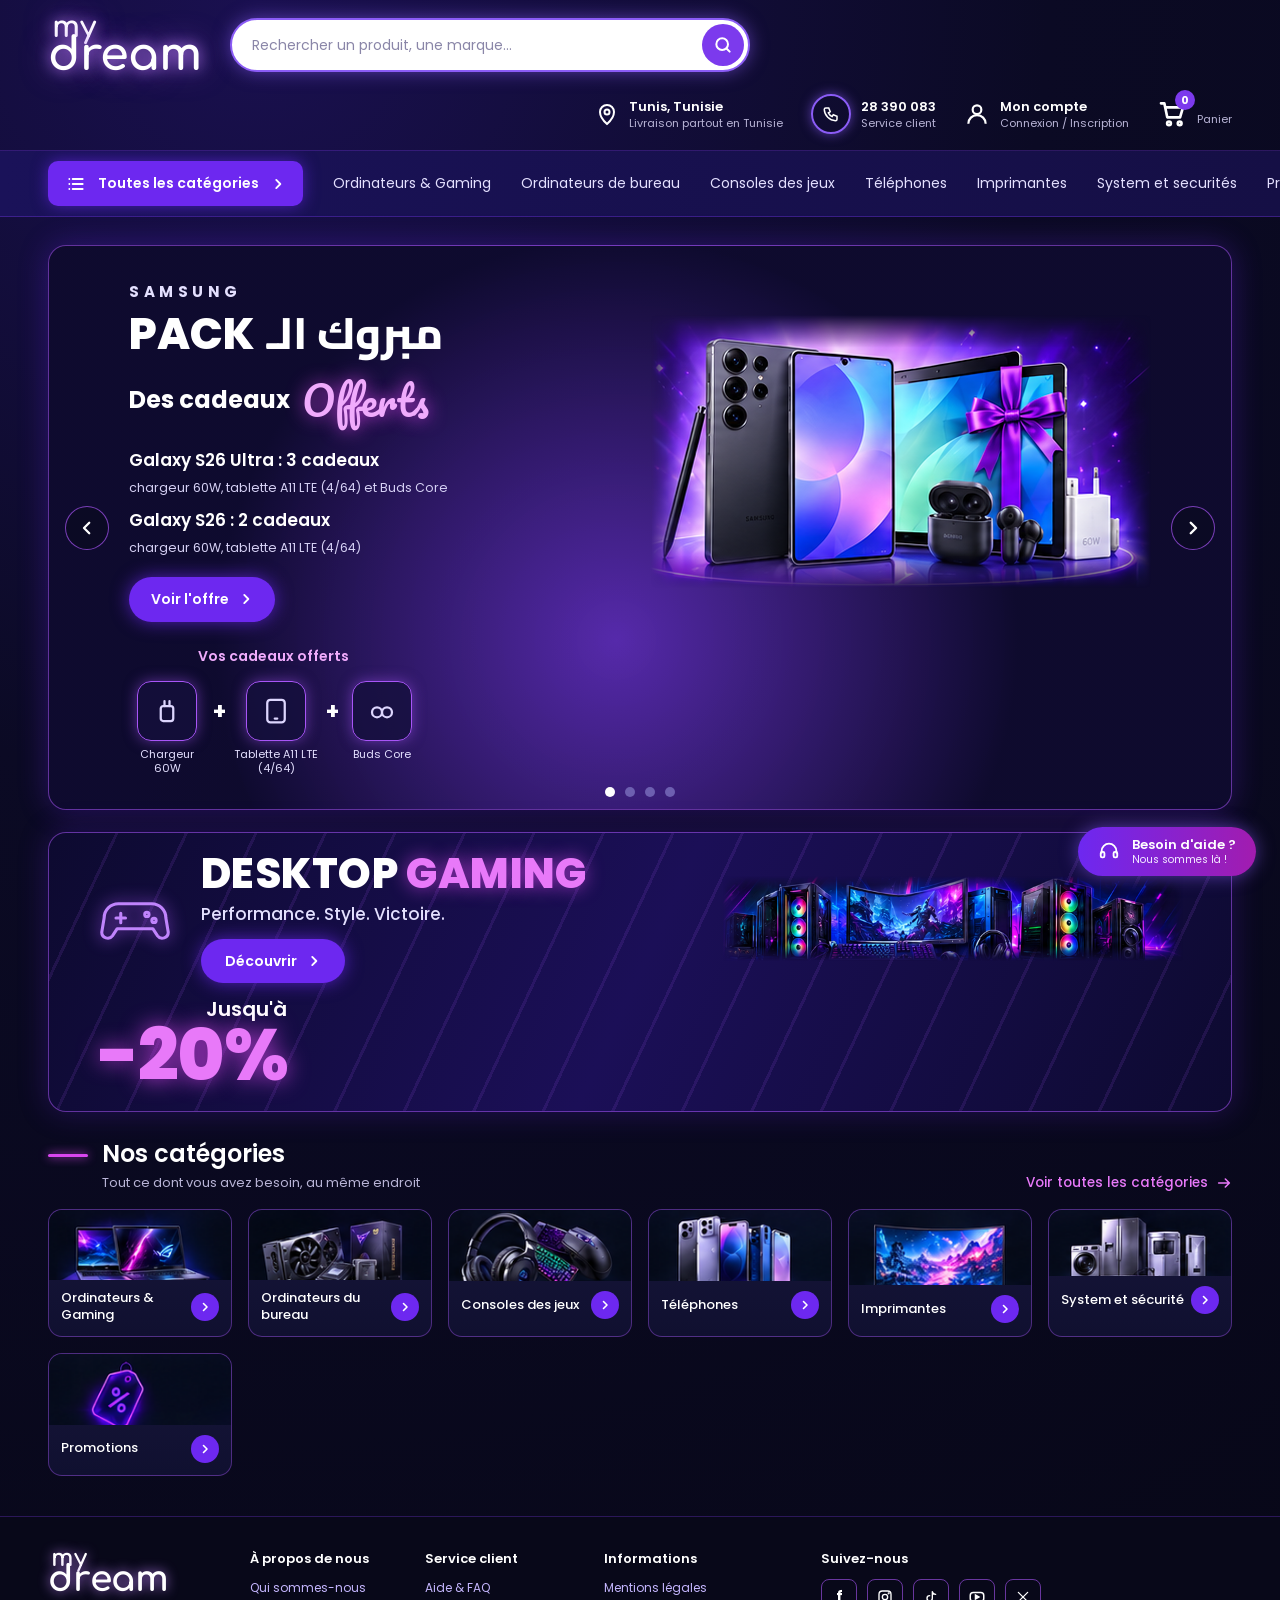
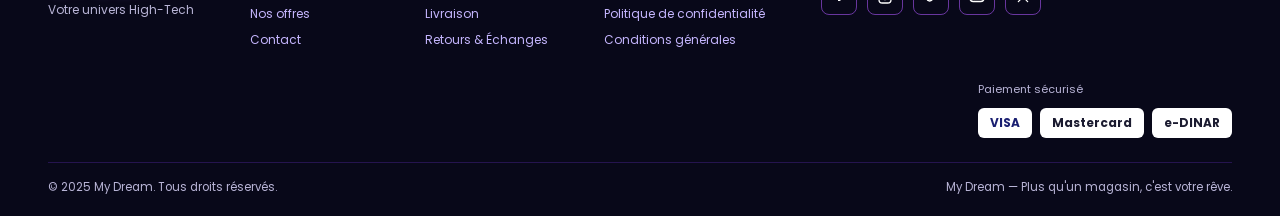
<file: index.html>
<!doctype html>
<html lang="fr">
<head>
  <meta charset="utf-8">
  <meta name="viewport" content="width=device-width, initial-scale=1">
  <title>My Dream — Accueil</title>
  <link rel="preconnect" href="https://fonts.googleapis.com">
  <link rel="preconnect" href="https://fonts.gstatic.com" crossorigin>
  <link href="https://fonts.googleapis.com/css2?family=Poppins:wght@400;500;600;700;800&family=Comfortaa:wght@600;700&family=Cairo:wght@700;800&family=Pacifico&display=swap" rel="stylesheet">
  <link rel="stylesheet" href="style.css">
</head>
<body>

<svg class="sprite" aria-hidden="true">
  <symbol id="i-chevron" viewBox="0 0 24 24"><path d="M9 5l7 7-7 7" fill="none" stroke="currentColor" stroke-width="3.2" stroke-linecap="round" stroke-linejoin="round"/></symbol>
  <symbol id="i-chevron-left" viewBox="0 0 24 24"><path d="M15 5l-7 7 7 7" fill="none" stroke="currentColor" stroke-width="3" stroke-linecap="round" stroke-linejoin="round"/></symbol>
</svg>

<div class="page">

    <header class="site-header">
    <a class="logo" href="index.html" aria-label="My Dream, accueil">
      <span class="my">my</span>
      <span class="dream">dream</span>
    </a>

    <form class="search" role="search">
      <input type="text" aria-label="Rechercher un produit, une marque" placeholder="Rechercher un produit, une marque...">
      <button type="submit" aria-label="Rechercher">
        <svg width="20" height="20" viewBox="0 0 24 24" fill="none" stroke="#fff" stroke-width="2.4" stroke-linecap="round" aria-hidden="true"><circle cx="11" cy="11" r="7"/><path d="M20 20l-3.5-3.5"/></svg>
      </button>
    </form>

    <div class="header-info">
      <div class="info-item">
        <svg width="24" height="24" viewBox="0 0 24 24" fill="none" stroke="#fff" stroke-width="2" aria-hidden="true"><path d="M12 22s7-6.2 7-12a7 7 0 10-14 0c0 5.8 7 12 7 12z"/><circle cx="12" cy="10" r="2.5"/></svg>
        <div class="info-text"><strong>Tunis, Tunisie</strong><small>Livraison partout en Tunisie</small></div>
      </div>

      <div class="info-item">
        <div class="phone-icon">
          <svg width="18" height="18" viewBox="0 0 24 24" fill="none" stroke="#fff" stroke-width="2" aria-hidden="true"><path d="M5 4h4l2 5-2.5 1.5a11 11 0 005 5L15 13l5 2v4a2 2 0 01-2 2A16 16 0 013 6a2 2 0 012-2z"/></svg>
        </div>
        <div class="info-text"><strong>28 390 083</strong><small>Service client</small></div>
      </div>

      <a class="info-item" href="#">
        <svg width="26" height="26" viewBox="0 0 24 24" fill="none" stroke="#fff" stroke-width="2" aria-hidden="true"><circle cx="12" cy="8" r="4"/><path d="M4 21a8 8 0 0116 0"/></svg>
        <span class="info-text"><strong>Mon compte</strong><small>Connexion / Inscription</small></span>
      </a>

      <a class="cart info-item" href="#" aria-label="Panier">
        <svg width="32" height="32" viewBox="0 0 24 24" fill="none" stroke="#fff" stroke-width="2" stroke-linecap="round" stroke-linejoin="round" aria-hidden="true"><path d="M3 4h2.5l2.2 10.5h9.6L19.5 7H6.5"/><circle cx="9" cy="19" r="1.4"/><circle cx="17" cy="19" r="1.4"/></svg>
        <span class="cart-badge">0</span>
        <span class="cart-label">Panier</span>
      </a>
    </div>
  </header>

    <nav class="main-nav" aria-label="Catégories">
    <button class="all-cats" type="button">
      <svg width="20" height="20" viewBox="0 0 24 24" fill="none" stroke="#fff" stroke-width="2.2" stroke-linecap="round" aria-hidden="true"><path d="M8 6h12M8 12h12M8 18h12M4 6h.01M4 12h.01M4 18h.01"/></svg>
      Toutes les catégories
      <svg width="14" height="14" aria-hidden="true"><use href="#i-chevron" style="color:#fff"/></svg>
    </button>
    <a href="laptops.html">Ordinateurs &amp; Gaming</a>
    <a href="desktop.html">Ordinateurs de bureau</a>
    <a href="consoles.html">Consoles des jeux</a>
    <a href="phones.html">Téléphones</a>
    <a href="printers.html">Imprimantes</a>
    <a href="security.html">System et securités</a>
    <a href="#">Promotions</a>
  </nav>

    <main class="main">

        <section class="hero" aria-label="Offre Samsung">
      <button class="hero-arrow prev" type="button" aria-label="Précédent">
        <svg width="18" height="18" aria-hidden="true"><use href="#i-chevron-left" style="color:#fff"/></svg>
      </button>
      <button class="hero-arrow next" type="button" aria-label="Suivant">
        <svg width="18" height="18" aria-hidden="true"><use href="#i-chevron" style="color:#fff"/></svg>
      </button>

      <div class="hero-text">
        <div class="hero-brand">SAMSUNG</div>
        <div class="hero-title">
          <span>PACK</span>
          <span class="ar" lang="ar" dir="rtl">مبروك الـ</span>
        </div>
        <div class="hero-gifts"><strong>Des cadeaux</strong><em>Offerts</em></div>
        <h3>Galaxy S26 Ultra : 3 cadeaux</h3>
        <p>chargeur 60W, tablette A11 LTE (4/64) et Buds Core</p>
        <h3 class="second">Galaxy S26 : 2 cadeaux</h3>
        <p>chargeur 60W, tablette A11 LTE (4/64)</p>
        <a class="btn" href="#">
          Voir l'offre
          <svg width="14" height="14" aria-hidden="true"><use href="#i-chevron" style="color:#fff"/></svg>
        </a>
      </div>

      <div class="hero-art">
        <img src="images/hero-samsung.png" width="500" height="273" alt="Samsung Galaxy S26 Ultra avec tablette, écouteurs et chargeur offerts">
      </div>

      <div class="gifts">
        <p>Vos cadeaux offerts</p>
        <div class="gift-row">
          <div class="gift">
            <div class="gift-icon"><svg width="30" height="30" viewBox="0 0 24 24" fill="none" stroke="#ddd6fe" stroke-width="1.8" stroke-linecap="round" aria-hidden="true"><rect x="7" y="8" width="10" height="12" rx="2"/><path d="M10 8V4M14 8V4"/></svg></div>
            Chargeur 60W
          </div>
          <span class="plus">+</span>
          <div class="gift wide">
            <div class="gift-icon"><svg width="30" height="30" viewBox="0 0 24 24" fill="none" stroke="#ddd6fe" stroke-width="1.8" stroke-linecap="round" aria-hidden="true"><rect x="5" y="3" width="14" height="18" rx="2.5"/><path d="M11 18h2"/></svg></div>
            Tablette A11 LTE (4/64)
          </div>
          <span class="plus">+</span>
          <div class="gift small">
            <div class="gift-icon"><svg width="30" height="30" viewBox="0 0 24 24" fill="none" stroke="#ddd6fe" stroke-width="1.8" stroke-linecap="round" aria-hidden="true"><circle cx="8" cy="13" r="4"/><circle cx="16" cy="13" r="4"/></svg></div>
            Buds Core
          </div>
        </div>
      </div>

      <div class="hero-dots" aria-hidden="true">
        <span class="on"></span><span></span><span></span><span></span>
      </div>
    </section>

        <section class="gaming" aria-label="Desktop gaming">
      <svg class="gaming-pad" width="76" height="76" viewBox="0 0 64 64" fill="none" stroke="#c084fc" stroke-width="2.6" stroke-linecap="round" stroke-linejoin="round" aria-hidden="true"><path d="M18 20h28a12 12 0 0112 12l2 12a5 5 0 01-9 3l-4-6H17l-4 6a5 5 0 01-9-3l2-12a12 12 0 0112-12z"/><path d="M20 28v8M16 32h8"/><circle cx="42" cy="29" r="1.8"/><circle cx="48" cy="34" r="1.8"/></svg>

      <div class="gaming-text">
        <div class="gaming-title">DESKTOP <span>GAMING</span></div>
        <p>Performance. Style. Victoire.</p>
        <a class="btn" href="desktop.html">
          Découvrir
          <svg width="14" height="14" aria-hidden="true"><use href="#i-chevron" style="color:#fff"/></svg>
        </a>
      </div>

      <img class="gaming-art" src="images/gaming-pcs.png" width="690" height="128" alt="Tours de PC gaming avec ventilateurs lumineux, écran incurvé et casque">

      <div class="gaming-discount"><span>Jusqu'à</span><b>-20%</b></div>
    </section>

        <section class="categories" aria-label="Nos catégories">
      <div class="categories-head">
        <div class="section-title">
          <div class="bar"></div>
          <div>
            <h2>Nos catégories</h2>
            <p>Tout ce dont vous avez besoin, au même endroit</p>
          </div>
        </div>
        <a class="see-all" href="#">
          Voir toutes les catégories
          <svg width="16" height="16" viewBox="0 0 24 24" fill="none" stroke="currentColor" stroke-width="2.4" stroke-linecap="round" stroke-linejoin="round" aria-hidden="true"><path d="M4 12h16M14 6l6 6-6 6"/></svg>
        </a>
      </div>

      <div class="cat-grid">
        <a class="cat-card" href="laptops.html">
          <div class="cat-art"><img src="images/cat-ordinateurs.png" alt="Ordinateurs portables gaming"></div>
          <div class="cat-label">Ordinateurs &amp; Gaming <span class="cat-go"><svg width="12" height="12" aria-hidden="true"><use href="#i-chevron" style="color:#fff"/></svg></span></div>
        </a>
        <a class="cat-card" href="desktop.html">
          <div class="cat-art"><img src="images/cat-composants.png" alt="Composants PC : carte graphique et alimentation"></div>
          <div class="cat-label">Ordinateurs du bureau <span class="cat-go"><svg width="12" height="12" aria-hidden="true"><use href="#i-chevron" style="color:#fff"/></svg></span></div>
        </a>
        <a class="cat-card" href="consoles.html">
          <div class="cat-art"><img src="images/cat-peripheriques.png" alt="Casque, clavier et souris gaming"></div>
          <div class="cat-label">Consoles des jeux <span class="cat-go"><svg width="12" height="12" aria-hidden="true"><use href="#i-chevron" style="color:#fff"/></svg></span></div>
        </a>
        <a class="cat-card" href="phones.html">
          <div class="cat-art"><img src="images/cat-telephonie.png" alt="Smartphones"></div>
          <div class="cat-label">Téléphones <span class="cat-go"><svg width="12" height="12" aria-hidden="true"><use href="#i-chevron" style="color:#fff"/></svg></span></div>
        </a>
        <a class="cat-card" href="printers.html">
          <div class="cat-art"><img src="images/cat-tv-image.png" alt="Écran incurvé gaming"></div>
          <div class="cat-label">Imprimantes <span class="cat-go"><svg width="12" height="12" aria-hidden="true"><use href="#i-chevron" style="color:#fff"/></svg></span></div>
        </a>
        <a class="cat-card" href="security.html">
          <div class="cat-art"><img src="images/cat-maison.png" alt="Machine à laver et réfrigérateurs"></div>
          <div class="cat-label">System et sécurité <span class="cat-go"><svg width="12" height="12" aria-hidden="true"><use href="#i-chevron" style="color:#fff"/></svg></span></div>
        </a>
        <a class="cat-card" href="#">
          <div class="cat-art"><img src="images/cat-promotions.png" alt="Étiquette de promotion"></div>
          <div class="cat-label">Promotions <span class="cat-go"><svg width="12" height="12" aria-hidden="true"><use href="#i-chevron" style="color:#fff"/></svg></span></div>
        </a>
      </div>
    </section>
  </main>

    <footer class="site-footer">
    <div class="footer-cols">
      <div class="footer-brand">
        <div class="logo"><span class="my">my</span><span class="dream">dream</span></div>
        <small>Votre univers High-Tech</small>
      </div>

      <div class="footer-col">
        <h3>À propos de nous</h3>
        <a href="#">Qui sommes-nous</a><a href="#">Nos offres</a><a href="#">Contact</a>
      </div>
      <div class="footer-col">
        <h3>Service client</h3>
        <a href="#">Aide &amp; FAQ</a><a href="#">Livraison</a><a href="#">Retours &amp; Échanges</a>
      </div>
      <div class="footer-col">
        <h3>Informations</h3>
        <a href="#">Mentions légales</a><a href="#">Politique de confidentialité</a><a href="#">Conditions générales</a>
      </div>

      <div class="footer-col">
        <h3>Suivez-nous</h3>
        <div class="socials">
          <a class="social-link" href="#" aria-label="Facebook">f</a>
          <a class="social-link" href="#" aria-label="Instagram"><svg width="16" height="16" viewBox="0 0 24 24" fill="none" stroke="#fff" stroke-width="2" aria-hidden="true"><rect x="3" y="3" width="18" height="18" rx="5"/><circle cx="12" cy="12" r="4"/><circle cx="17.5" cy="6.5" r=".6" fill="#fff"/></svg></a>
          <a class="social-link" href="#" aria-label="TikTok"><svg width="16" height="16" viewBox="0 0 24 24" fill="none" stroke="#fff" stroke-width="2" stroke-linecap="round" aria-hidden="true"><path d="M14 4v10a4 4 0 11-4-4M14 4c.5 2.5 2 4 5 4"/></svg></a>
          <a class="social-link" href="#" aria-label="YouTube"><svg width="18" height="18" viewBox="0 0 24 24" fill="none" stroke="#fff" stroke-width="2" aria-hidden="true"><rect x="3" y="6" width="18" height="12" rx="4"/><path d="M10 9.5v5l4.5-2.5z" fill="#fff"/></svg></a>
          <a class="social-link" href="#" aria-label="X"><svg width="14" height="14" viewBox="0 0 24 24" fill="none" stroke="#fff" stroke-width="2.2" stroke-linecap="round" aria-hidden="true"><path d="M4 4l16 16M20 4L4 20"/></svg></a>
        </div>
      </div>

      <div class="payments">
        <small>Paiement sécurisé</small>
        <div><span class="pay visa">VISA</span><span class="pay">Mastercard</span><span class="pay">e-DINAR</span></div>
      </div>
    </div>

    <div class="copyright">
      <span>© 2025 My Dream. Tous droits réservés.</span>
      <span>My Dream — Plus qu'un magasin, c'est votre rêve.</span>
    </div>
  </footer>

    <div class="help-pill help-pill--float">
    <svg width="22" height="22" viewBox="0 0 24 24" fill="none" stroke="#fff" stroke-width="2" stroke-linecap="round" aria-hidden="true"><path d="M4 14v-2a8 8 0 0116 0v2"/><rect x="3" y="13" width="4" height="6" rx="1.5"/><rect x="17" y="13" width="4" height="6" rx="1.5"/></svg>
    <span><b>Besoin d'aide ?</b><small>Nous sommes là !</small></span>
  </div>

</div>
</body>
</html>
</file>
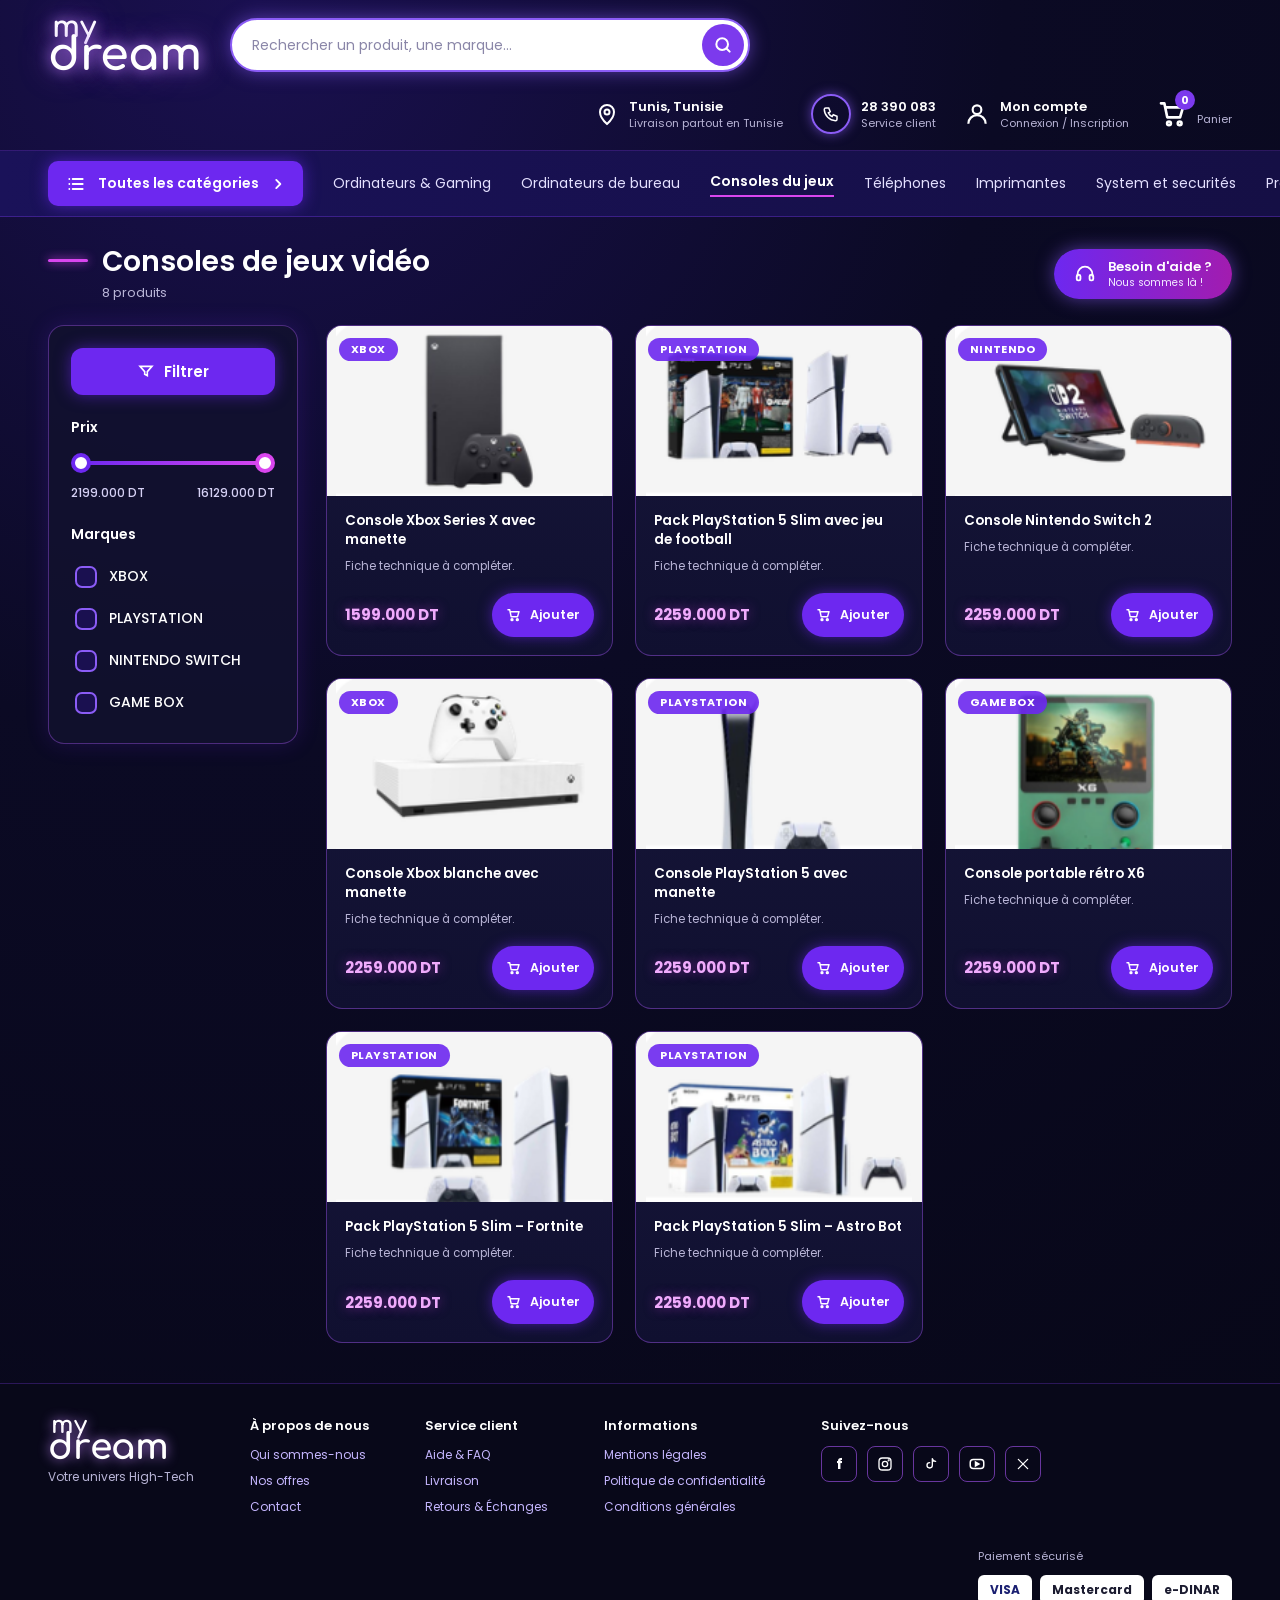
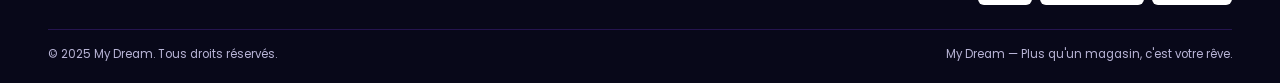
<file: consoles.html>
<!doctype html>
<html lang="fr">
<head>
  <meta charset="utf-8">
  <meta name="viewport" content="width=device-width, initial-scale=1">
  <title>My Dream — Consoles de jeux vidéo</title>
  <link rel="preconnect" href="https://fonts.googleapis.com">
  <link rel="preconnect" href="https://fonts.gstatic.com" crossorigin>
  <link href="https://fonts.googleapis.com/css2?family=Poppins:wght@400;500;600;700;800&family=Comfortaa:wght@600;700&family=Cairo:wght@700;800&family=Pacifico&display=swap" rel="stylesheet">
  <link rel="stylesheet" href="style.css">
</head>
<body>

<svg class="sprite" aria-hidden="true">
  <symbol id="i-chevron" viewBox="0 0 24 24"><path d="M9 5l7 7-7 7" fill="none" stroke="currentColor" stroke-width="3.2" stroke-linecap="round" stroke-linejoin="round"/></symbol>
  <symbol id="i-check" viewBox="0 0 24 24"><path d="M5 12l5 5 9-10" fill="none" stroke="currentColor" stroke-width="3.5" stroke-linecap="round" stroke-linejoin="round"/></symbol>
  <symbol id="i-cart" viewBox="0 0 24 24"><g fill="none" stroke="currentColor" stroke-width="2.2" stroke-linecap="round" stroke-linejoin="round"><path d="M3 4h2.5l2.2 10.5h9.6L19.5 7H6.5"/><circle cx="9" cy="19" r="1.4"/><circle cx="17" cy="19" r="1.4"/></g></symbol>
</svg>

<div class="page">

    <header class="site-header">
    <a class="logo" href="index.html" aria-label="My Dream, accueil">
      <span class="my">my</span>
      <span class="dream">dream</span>
    </a>

    <form class="search" role="search">
      <input type="text" aria-label="Rechercher un produit, une marque" placeholder="Rechercher un produit, une marque...">
      <button type="submit" aria-label="Rechercher">
        <svg width="20" height="20" viewBox="0 0 24 24" fill="none" stroke="#fff" stroke-width="2.4" stroke-linecap="round" aria-hidden="true"><circle cx="11" cy="11" r="7"/><path d="M20 20l-3.5-3.5"/></svg>
      </button>
    </form>

    <div class="header-info">
      <div class="info-item">
        <svg width="24" height="24" viewBox="0 0 24 24" fill="none" stroke="#fff" stroke-width="2" aria-hidden="true"><path d="M12 22s7-6.2 7-12a7 7 0 10-14 0c0 5.8 7 12 7 12z"/><circle cx="12" cy="10" r="2.5"/></svg>
        <div class="info-text"><strong>Tunis, Tunisie</strong><small>Livraison partout en Tunisie</small></div>
      </div>

      <div class="info-item">
        <div class="phone-icon">
          <svg width="18" height="18" viewBox="0 0 24 24" fill="none" stroke="#fff" stroke-width="2" aria-hidden="true"><path d="M5 4h4l2 5-2.5 1.5a11 11 0 005 5L15 13l5 2v4a2 2 0 01-2 2A16 16 0 013 6a2 2 0 012-2z"/></svg>
        </div>
        <div class="info-text"><strong>28 390 083</strong><small>Service client</small></div>
      </div>

      <a class="info-item" href="#">
        <svg width="26" height="26" viewBox="0 0 24 24" fill="none" stroke="#fff" stroke-width="2" aria-hidden="true"><circle cx="12" cy="8" r="4"/><path d="M4 21a8 8 0 0116 0"/></svg>
        <span class="info-text"><strong>Mon compte</strong><small>Connexion / Inscription</small></span>
      </a>

      <a class="cart info-item" href="#" aria-label="Panier">
        <svg width="32" height="32" viewBox="0 0 24 24" fill="none" stroke="#fff" stroke-width="2" stroke-linecap="round" stroke-linejoin="round" aria-hidden="true"><path d="M3 4h2.5l2.2 10.5h9.6L19.5 7H6.5"/><circle cx="9" cy="19" r="1.4"/><circle cx="17" cy="19" r="1.4"/></svg>
        <span class="cart-badge">0</span>
        <span class="cart-label">Panier</span>
      </a>
    </div>
  </header>

    <nav class="main-nav" aria-label="Catégories">
    <button class="all-cats" type="button">
      <svg width="20" height="20" viewBox="0 0 24 24" fill="none" stroke="#fff" stroke-width="2.2" stroke-linecap="round" aria-hidden="true"><path d="M8 6h12M8 12h12M8 18h12M4 6h.01M4 12h.01M4 18h.01"/></svg>
      Toutes les catégories
      <svg width="14" height="14" aria-hidden="true"><use href="#i-chevron" style="color:#fff"/></svg>
    </button>
    <a href="laptops.html">Ordinateurs &amp; Gaming</a>
    <a href="desktop.html">Ordinateurs de bureau</a>
    <a class="active" href="consoles.html" aria-current="page">Consoles du jeux</a>
    <a href="phones.html">Téléphones</a>
    <a href="printers.html">Imprimantes</a>
    <a href="security.html">System et securités</a>
    <a href="#">Promotions</a>
  </nav>

    <main class="main">

    <div class="page-head">
      <div class="section-title">
        <div class="bar"></div>
        <div>
          <h1>Consoles de jeux vidéo</h1>
          <p>8 produits</p>
        </div>
      </div>
      <div class="help-pill">
        <svg width="22" height="22" viewBox="0 0 24 24" fill="none" stroke="#fff" stroke-width="2" stroke-linecap="round" aria-hidden="true"><path d="M4 14v-2a8 8 0 0116 0v2"/><rect x="3" y="13" width="4" height="6" rx="1.5"/><rect x="17" y="13" width="4" height="6" rx="1.5"/></svg>
        <span><b>Besoin d'aide ?</b><small>Nous sommes là !</small></span>
      </div>
    </div>
    <form class="layout">

      <aside class="filters" aria-label="Filtres">
        <button class="filter-btn" type="reset" title="Réinitialiser les filtres">
          <svg width="16" height="16" viewBox="0 0 24 24" fill="none" stroke="#fff" stroke-width="2.4" stroke-linecap="round" aria-hidden="true"><path d="M3 5h18l-7 8v6l-4-2v-4z"/></svg>
          Filtrer
        </button>

        <div>
          <h2>Prix</h2>
          <div class="slider" aria-hidden="true">
            <div class="track"></div>
            <div class="thumb left"></div>
            <div class="thumb right"></div>
          </div>
          <div class="price-range"><span>2199.000 DT</span><span>16129.000 DT</span></div>
        </div>

        <div>
          <h2>Marques</h2>
          <div class="brand-list">
          <label class="brand-option">
            <input type="checkbox" id="brand-xbox" name="brand" value="XBOX">
            <span class="box"><svg width="14" height="14" aria-hidden="true"><use href="#i-check" style="color:#fff"/></svg></span>
            XBOX
          </label>
          <label class="brand-option">
            <input type="checkbox" id="brand-playstation" name="brand" value="PLAYSTATION">
            <span class="box"><svg width="14" height="14" aria-hidden="true"><use href="#i-check" style="color:#fff"/></svg></span>
            PLAYSTATION
          </label>
          <label class="brand-option">
            <input type="checkbox" id="brand-switch" name="brand" value="SWITCH">
            <span class="box"><svg width="14" height="14" aria-hidden="true"><use href="#i-check" style="color:#fff"/></svg></span>
            NINTENDO SWITCH
          </label>
          <label class="brand-option">
            <input type="checkbox" id="brand-gamebox" name="brand" value="GAMEBOX">
            <span class="box"><svg width="14" height="14" aria-hidden="true"><use href="#i-check" style="color:#fff"/></svg></span>
            GAME BOX
          </label>
          </div>
        </div>
      </aside>

      <section class="products" aria-label="Produits">
        <article class="product" data-brand="XBOX">
          <div class="product-art">
            <span class="badge">XBOX</span>
            <img src="images/consoles-1.png" alt="Console Xbox Series X avec manette">
          </div>
          <div class="product-body">
            <a class="product-title" href="#">Console Xbox Series X avec manette</a>
            <p class="product-desc">Fiche technique à compléter.</p>
            <div class="product-foot">
              <span class="price-tag">1599.000 DT</span>
              <button class="add-btn" type="button">
                <svg width="16" height="16" aria-hidden="true"><use href="#i-cart" style="color:#fff"/></svg>
                Ajouter
              </button>
            </div>
          </div>
        </article>
        <article class="product" data-brand="PLAYSTATION">
          <div class="product-art">
            <span class="badge">PLAYSTATION</span>
            <img src="images/consoles-2.png" alt="Pack PlayStation 5 Slim avec jeu de football">
          </div>
          <div class="product-body">
            <a class="product-title" href="#">Pack PlayStation 5 Slim avec jeu de football</a>
            <p class="product-desc">Fiche technique à compléter.</p>
            <div class="product-foot">
              <span class="price-tag">2259.000 DT</span>
              <button class="add-btn" type="button">
                <svg width="16" height="16" aria-hidden="true"><use href="#i-cart" style="color:#fff"/></svg>
                Ajouter
              </button>
            </div>
          </div>
        </article>
        <article class="product" data-brand="SWITCH">
          <div class="product-art">
            <span class="badge">NINTENDO</span>
            <img src="images/consoles-3.png" alt="Console Nintendo Switch 2">
          </div>
          <div class="product-body">
            <a class="product-title" href="#">Console Nintendo Switch 2</a>
            <p class="product-desc">Fiche technique à compléter.</p>
            <div class="product-foot">
              <span class="price-tag">2259.000 DT</span>
              <button class="add-btn" type="button">
                <svg width="16" height="16" aria-hidden="true"><use href="#i-cart" style="color:#fff"/></svg>
                Ajouter
              </button>
            </div>
          </div>
        </article>
        <article class="product" data-brand="XBOX">
          <div class="product-art">
            <span class="badge">XBOX</span>
            <img src="images/consoles-4.png" alt="Console Xbox blanche avec manette">
          </div>
          <div class="product-body">
            <a class="product-title" href="#">Console Xbox blanche avec manette</a>
            <p class="product-desc">Fiche technique à compléter.</p>
            <div class="product-foot">
              <span class="price-tag">2259.000 DT</span>
              <button class="add-btn" type="button">
                <svg width="16" height="16" aria-hidden="true"><use href="#i-cart" style="color:#fff"/></svg>
                Ajouter
              </button>
            </div>
          </div>
        </article>
        <article class="product" data-brand="PLAYSTATION">
          <div class="product-art">
            <span class="badge">PLAYSTATION</span>
            <img src="images/consoles-5.png" alt="Console PlayStation 5 avec manette">
          </div>
          <div class="product-body">
            <a class="product-title" href="#">Console PlayStation 5 avec manette</a>
            <p class="product-desc">Fiche technique à compléter.</p>
            <div class="product-foot">
              <span class="price-tag">2259.000 DT</span>
              <button class="add-btn" type="button">
                <svg width="16" height="16" aria-hidden="true"><use href="#i-cart" style="color:#fff"/></svg>
                Ajouter
              </button>
            </div>
          </div>
        </article>
        <article class="product" data-brand="GAMEBOX">
          <div class="product-art">
            <span class="badge">GAME BOX</span>
            <img src="images/consoles-6.png" alt="Console portable rétro X6">
          </div>
          <div class="product-body">
            <a class="product-title" href="#">Console portable rétro X6</a>
            <p class="product-desc">Fiche technique à compléter.</p>
            <div class="product-foot">
              <span class="price-tag">2259.000 DT</span>
              <button class="add-btn" type="button">
                <svg width="16" height="16" aria-hidden="true"><use href="#i-cart" style="color:#fff"/></svg>
                Ajouter
              </button>
            </div>
          </div>
        </article>
        <article class="product" data-brand="PLAYSTATION">
          <div class="product-art">
            <span class="badge">PLAYSTATION</span>
            <img src="images/consoles-7.png" alt="Pack PlayStation 5 Slim – Fortnite">
          </div>
          <div class="product-body">
            <a class="product-title" href="#">Pack PlayStation 5 Slim – Fortnite</a>
            <p class="product-desc">Fiche technique à compléter.</p>
            <div class="product-foot">
              <span class="price-tag">2259.000 DT</span>
              <button class="add-btn" type="button">
                <svg width="16" height="16" aria-hidden="true"><use href="#i-cart" style="color:#fff"/></svg>
                Ajouter
              </button>
            </div>
          </div>
        </article>
        <article class="product" data-brand="PLAYSTATION">
          <div class="product-art">
            <span class="badge">PLAYSTATION</span>
            <img src="images/consoles-8.png" alt="Pack PlayStation 5 Slim – Astro Bot">
          </div>
          <div class="product-body">
            <a class="product-title" href="#">Pack PlayStation 5 Slim – Astro Bot</a>
            <p class="product-desc">Fiche technique à compléter.</p>
            <div class="product-foot">
              <span class="price-tag">2259.000 DT</span>
              <button class="add-btn" type="button">
                <svg width="16" height="16" aria-hidden="true"><use href="#i-cart" style="color:#fff"/></svg>
                Ajouter
              </button>
            </div>
          </div>
        </article>
      </section>

    </form>
  </main>

    <footer class="site-footer">
    <div class="footer-cols">
      <div class="footer-brand">
        <div class="logo"><span class="my">my</span><span class="dream">dream</span></div>
        <small>Votre univers High-Tech</small>
      </div>

      <div class="footer-col">
        <h3>À propos de nous</h3>
        <a href="#">Qui sommes-nous</a><a href="#">Nos offres</a><a href="#">Contact</a>
      </div>
      <div class="footer-col">
        <h3>Service client</h3>
        <a href="#">Aide &amp; FAQ</a><a href="#">Livraison</a><a href="#">Retours &amp; Échanges</a>
      </div>
      <div class="footer-col">
        <h3>Informations</h3>
        <a href="#">Mentions légales</a><a href="#">Politique de confidentialité</a><a href="#">Conditions générales</a>
      </div>

      <div class="footer-col">
        <h3>Suivez-nous</h3>
        <div class="socials">
          <a class="social-link" href="#" aria-label="Facebook">f</a>
          <a class="social-link" href="#" aria-label="Instagram"><svg width="16" height="16" viewBox="0 0 24 24" fill="none" stroke="#fff" stroke-width="2" aria-hidden="true"><rect x="3" y="3" width="18" height="18" rx="5"/><circle cx="12" cy="12" r="4"/><circle cx="17.5" cy="6.5" r=".6" fill="#fff"/></svg></a>
          <a class="social-link" href="#" aria-label="TikTok"><svg width="16" height="16" viewBox="0 0 24 24" fill="none" stroke="#fff" stroke-width="2" stroke-linecap="round" aria-hidden="true"><path d="M14 4v10a4 4 0 11-4-4M14 4c.5 2.5 2 4 5 4"/></svg></a>
          <a class="social-link" href="#" aria-label="YouTube"><svg width="18" height="18" viewBox="0 0 24 24" fill="none" stroke="#fff" stroke-width="2" aria-hidden="true"><rect x="3" y="6" width="18" height="12" rx="4"/><path d="M10 9.5v5l4.5-2.5z" fill="#fff"/></svg></a>
          <a class="social-link" href="#" aria-label="X"><svg width="14" height="14" viewBox="0 0 24 24" fill="none" stroke="#fff" stroke-width="2.2" stroke-linecap="round" aria-hidden="true"><path d="M4 4l16 16M20 4L4 20"/></svg></a>
        </div>
      </div>

      <div class="payments">
        <small>Paiement sécurisé</small>
        <div><span class="pay visa">VISA</span><span class="pay">Mastercard</span><span class="pay">e-DINAR</span></div>
      </div>
    </div>

    <div class="copyright">
      <span>© 2025 My Dream. Tous droits réservés.</span>
      <span>My Dream — Plus qu'un magasin, c'est votre rêve.</span>
    </div>
  </footer>

</div>
</body>
</html>
</file>
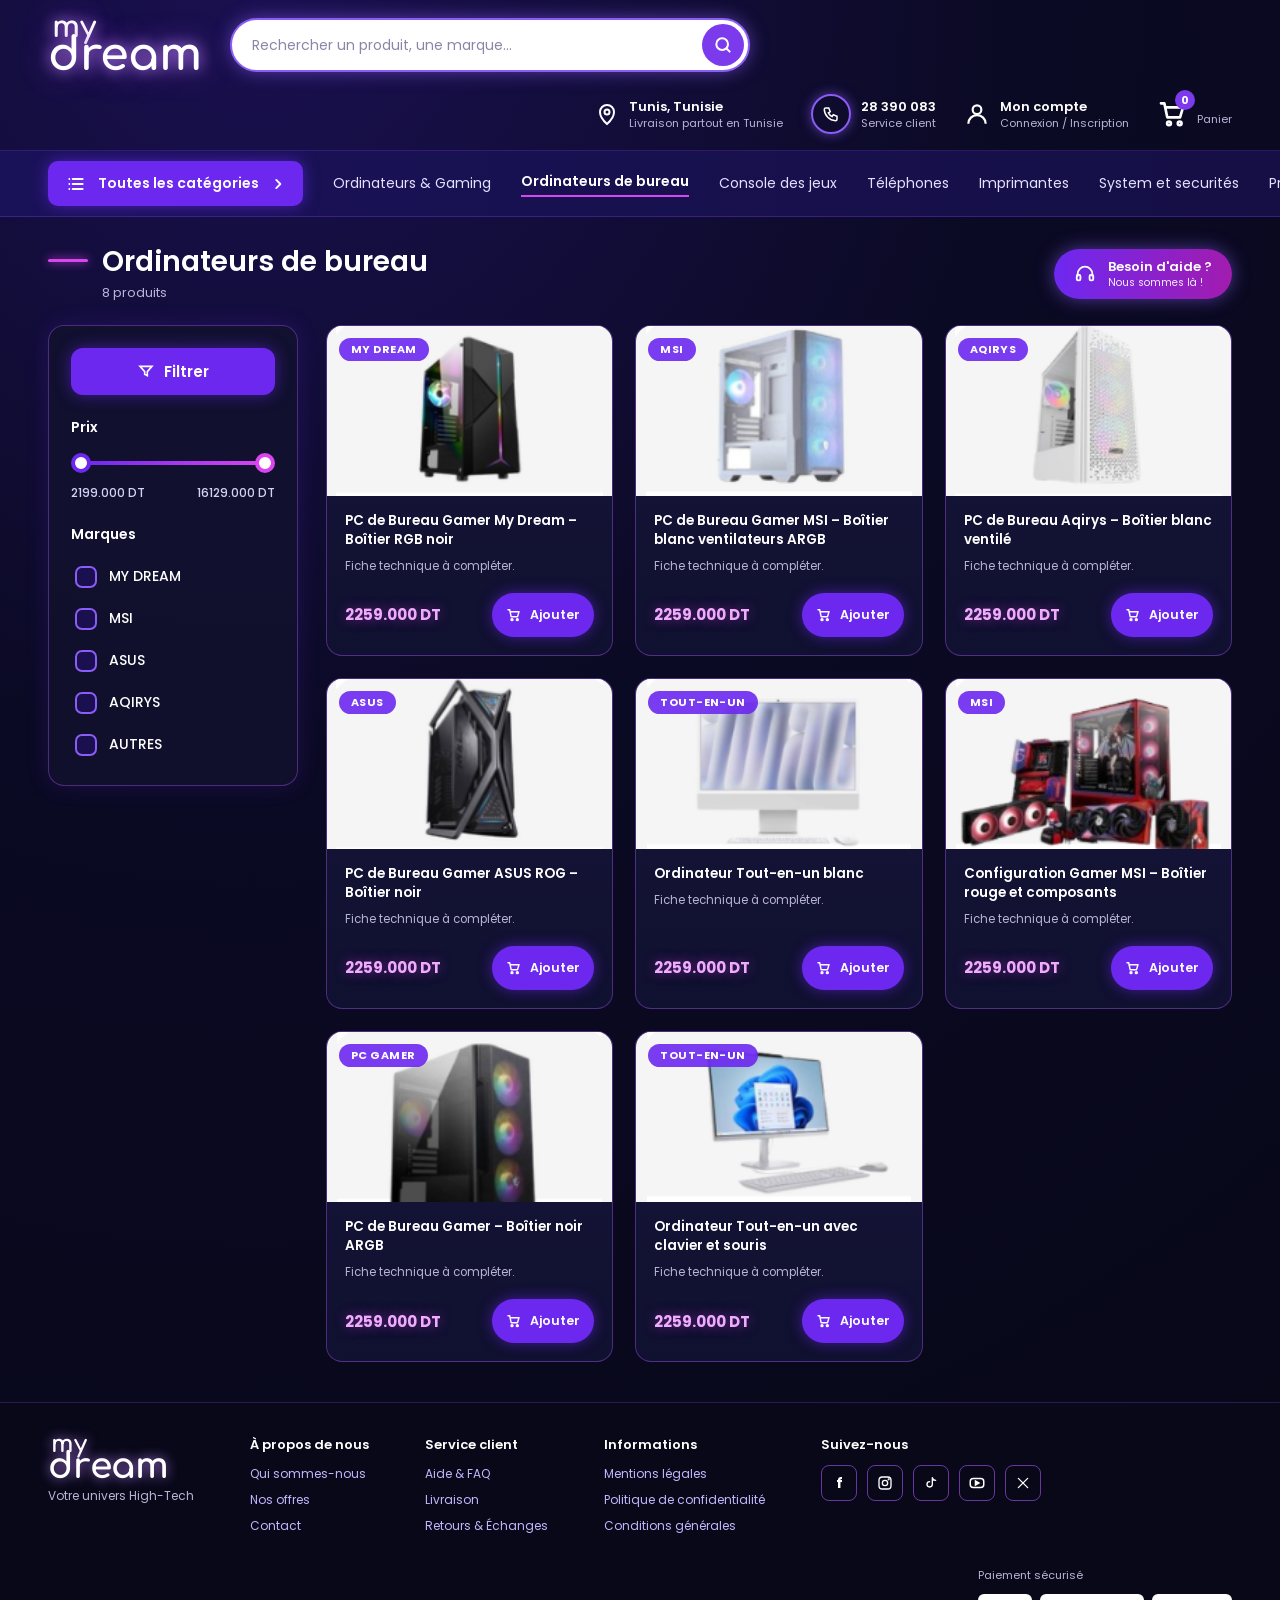
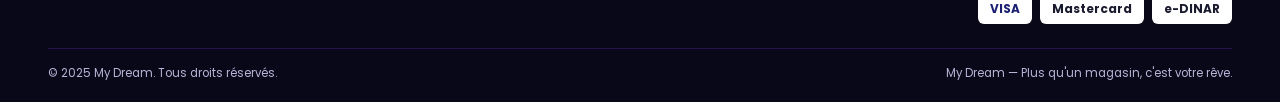
<file: desktop.html>
<!doctype html>
<html lang="fr">
<head>
  <meta charset="utf-8">
  <meta name="viewport" content="width=device-width, initial-scale=1">
  <title>My Dream — Ordinateurs de bureau</title>
  <link rel="preconnect" href="https://fonts.googleapis.com">
  <link rel="preconnect" href="https://fonts.gstatic.com" crossorigin>
  <link href="https://fonts.googleapis.com/css2?family=Poppins:wght@400;500;600;700;800&family=Comfortaa:wght@600;700&family=Cairo:wght@700;800&family=Pacifico&display=swap" rel="stylesheet">
  <link rel="stylesheet" href="style.css">
</head>
<body>

<svg class="sprite" aria-hidden="true">
  <symbol id="i-chevron" viewBox="0 0 24 24"><path d="M9 5l7 7-7 7" fill="none" stroke="currentColor" stroke-width="3.2" stroke-linecap="round" stroke-linejoin="round"/></symbol>
  <symbol id="i-check" viewBox="0 0 24 24"><path d="M5 12l5 5 9-10" fill="none" stroke="currentColor" stroke-width="3.5" stroke-linecap="round" stroke-linejoin="round"/></symbol>
  <symbol id="i-cart" viewBox="0 0 24 24"><g fill="none" stroke="currentColor" stroke-width="2.2" stroke-linecap="round" stroke-linejoin="round"><path d="M3 4h2.5l2.2 10.5h9.6L19.5 7H6.5"/><circle cx="9" cy="19" r="1.4"/><circle cx="17" cy="19" r="1.4"/></g></symbol>
</svg>

<div class="page">

    <header class="site-header">
    <a class="logo" href="index.html" aria-label="My Dream, accueil">
      <span class="my">my</span>
      <span class="dream">dream</span>
    </a>

    <form class="search" role="search">
      <input type="text" aria-label="Rechercher un produit, une marque" placeholder="Rechercher un produit, une marque...">
      <button type="submit" aria-label="Rechercher">
        <svg width="20" height="20" viewBox="0 0 24 24" fill="none" stroke="#fff" stroke-width="2.4" stroke-linecap="round" aria-hidden="true"><circle cx="11" cy="11" r="7"/><path d="M20 20l-3.5-3.5"/></svg>
      </button>
    </form>

    <div class="header-info">
      <div class="info-item">
        <svg width="24" height="24" viewBox="0 0 24 24" fill="none" stroke="#fff" stroke-width="2" aria-hidden="true"><path d="M12 22s7-6.2 7-12a7 7 0 10-14 0c0 5.8 7 12 7 12z"/><circle cx="12" cy="10" r="2.5"/></svg>
        <div class="info-text"><strong>Tunis, Tunisie</strong><small>Livraison partout en Tunisie</small></div>
      </div>

      <div class="info-item">
        <div class="phone-icon">
          <svg width="18" height="18" viewBox="0 0 24 24" fill="none" stroke="#fff" stroke-width="2" aria-hidden="true"><path d="M5 4h4l2 5-2.5 1.5a11 11 0 005 5L15 13l5 2v4a2 2 0 01-2 2A16 16 0 013 6a2 2 0 012-2z"/></svg>
        </div>
        <div class="info-text"><strong>28 390 083</strong><small>Service client</small></div>
      </div>

      <a class="info-item" href="#">
        <svg width="26" height="26" viewBox="0 0 24 24" fill="none" stroke="#fff" stroke-width="2" aria-hidden="true"><circle cx="12" cy="8" r="4"/><path d="M4 21a8 8 0 0116 0"/></svg>
        <span class="info-text"><strong>Mon compte</strong><small>Connexion / Inscription</small></span>
      </a>

      <a class="cart info-item" href="#" aria-label="Panier">
        <svg width="32" height="32" viewBox="0 0 24 24" fill="none" stroke="#fff" stroke-width="2" stroke-linecap="round" stroke-linejoin="round" aria-hidden="true"><path d="M3 4h2.5l2.2 10.5h9.6L19.5 7H6.5"/><circle cx="9" cy="19" r="1.4"/><circle cx="17" cy="19" r="1.4"/></svg>
        <span class="cart-badge">0</span>
        <span class="cart-label">Panier</span>
      </a>
    </div>
  </header>

    <nav class="main-nav" aria-label="Catégories">
    <button class="all-cats" type="button">
      <svg width="20" height="20" viewBox="0 0 24 24" fill="none" stroke="#fff" stroke-width="2.2" stroke-linecap="round" aria-hidden="true"><path d="M8 6h12M8 12h12M8 18h12M4 6h.01M4 12h.01M4 18h.01"/></svg>
      Toutes les catégories
      <svg width="14" height="14" aria-hidden="true"><use href="#i-chevron" style="color:#fff"/></svg>
    </button>
    <a href="laptops.html">Ordinateurs &amp; Gaming</a>
    <a class="active" href="desktop.html" aria-current="page">Ordinateurs de bureau</a>
    <a href="consoles.html">Console des jeux</a>
    <a href="phones.html">Téléphones</a>
    <a href="printers.html">Imprimantes</a>
    <a href="security.html">System et securités</a>
    <a href="#">Promotions</a>
  </nav>

    <main class="main">

    <div class="page-head">
      <div class="section-title">
        <div class="bar"></div>
        <div>
          <h1>Ordinateurs de bureau</h1>
          <p>8 produits</p>
        </div>
      </div>
      <div class="help-pill">
        <svg width="22" height="22" viewBox="0 0 24 24" fill="none" stroke="#fff" stroke-width="2" stroke-linecap="round" aria-hidden="true"><path d="M4 14v-2a8 8 0 0116 0v2"/><rect x="3" y="13" width="4" height="6" rx="1.5"/><rect x="17" y="13" width="4" height="6" rx="1.5"/></svg>
        <span><b>Besoin d'aide ?</b><small>Nous sommes là !</small></span>
      </div>
    </div>
    <form class="layout">

      <aside class="filters" aria-label="Filtres">
        <button class="filter-btn" type="reset" title="Réinitialiser les filtres">
          <svg width="16" height="16" viewBox="0 0 24 24" fill="none" stroke="#fff" stroke-width="2.4" stroke-linecap="round" aria-hidden="true"><path d="M3 5h18l-7 8v6l-4-2v-4z"/></svg>
          Filtrer
        </button>

        <div>
          <h2>Prix</h2>
          <div class="slider" aria-hidden="true">
            <div class="track"></div>
            <div class="thumb left"></div>
            <div class="thumb right"></div>
          </div>
          <div class="price-range"><span>2199.000 DT</span><span>16129.000 DT</span></div>
        </div>

        <div>
          <h2>Marques</h2>
          <div class="brand-list">
          <label class="brand-option">
            <input type="checkbox" id="brand-mydream" name="brand" value="MYDREAM">
            <span class="box"><svg width="14" height="14" aria-hidden="true"><use href="#i-check" style="color:#fff"/></svg></span>
            MY DREAM
          </label>
          <label class="brand-option">
            <input type="checkbox" id="brand-msi" name="brand" value="MSI">
            <span class="box"><svg width="14" height="14" aria-hidden="true"><use href="#i-check" style="color:#fff"/></svg></span>
            MSI
          </label>
          <label class="brand-option">
            <input type="checkbox" id="brand-asus" name="brand" value="ASUS">
            <span class="box"><svg width="14" height="14" aria-hidden="true"><use href="#i-check" style="color:#fff"/></svg></span>
            ASUS
          </label>
          <label class="brand-option">
            <input type="checkbox" id="brand-aqirys" name="brand" value="AQIRYS">
            <span class="box"><svg width="14" height="14" aria-hidden="true"><use href="#i-check" style="color:#fff"/></svg></span>
            AQIRYS
          </label>
          <label class="brand-option">
            <input type="checkbox" id="brand-autres" name="brand" value="AUTRES">
            <span class="box"><svg width="14" height="14" aria-hidden="true"><use href="#i-check" style="color:#fff"/></svg></span>
            AUTRES
          </label>
          </div>
        </div>
      </aside>

      <section class="products" aria-label="Produits">
        <article class="product" data-brand="MYDREAM">
          <div class="product-art">
            <span class="badge">MY DREAM</span>
            <img src="images/desktop-1.png" alt="PC de Bureau Gamer My Dream – Boîtier RGB noir">
          </div>
          <div class="product-body">
            <a class="product-title" href="#">PC de Bureau Gamer My Dream – Boîtier RGB noir</a>
            <p class="product-desc">Fiche technique à compléter.</p>
            <div class="product-foot">
              <span class="price-tag">2259.000 DT</span>
              <button class="add-btn" type="button">
                <svg width="16" height="16" aria-hidden="true"><use href="#i-cart" style="color:#fff"/></svg>
                Ajouter
              </button>
            </div>
          </div>
        </article>

        <article class="product" data-brand="MSI">
          <div class="product-art">
            <span class="badge">MSI</span>
            <img src="images/desktop-2.png" alt="PC de Bureau Gamer MSI – Boîtier blanc ventilateurs ARGB">
          </div>
          <div class="product-body">
            <a class="product-title" href="#">PC de Bureau Gamer MSI – Boîtier blanc ventilateurs ARGB</a>
            <p class="product-desc">Fiche technique à compléter.</p>
            <div class="product-foot">
              <span class="price-tag">2259.000 DT</span>
              <button class="add-btn" type="button">
                <svg width="16" height="16" aria-hidden="true"><use href="#i-cart" style="color:#fff"/></svg>
                Ajouter
              </button>
            </div>
          </div>
        </article>

        <article class="product" data-brand="AQIRYS">
          <div class="product-art">
            <span class="badge">AQIRYS</span>
            <img src="images/desktop-3.png" alt="PC de Bureau Aqirys – Boîtier blanc ventilé">
          </div>
          <div class="product-body">
            <a class="product-title" href="#">PC de Bureau Aqirys – Boîtier blanc ventilé</a>
            <p class="product-desc">Fiche technique à compléter.</p>
            <div class="product-foot">
              <span class="price-tag">2259.000 DT</span>
              <button class="add-btn" type="button">
                <svg width="16" height="16" aria-hidden="true"><use href="#i-cart" style="color:#fff"/></svg>
                Ajouter
              </button>
            </div>
          </div>
        </article>

        <article class="product" data-brand="ASUS">
          <div class="product-art">
            <span class="badge">ASUS</span>
            <img src="images/desktop-4.png" alt="PC de Bureau Gamer ASUS ROG – Boîtier noir">
          </div>
          <div class="product-body">
            <a class="product-title" href="#">PC de Bureau Gamer ASUS ROG – Boîtier noir</a>
            <p class="product-desc">Fiche technique à compléter.</p>
            <div class="product-foot">
              <span class="price-tag">2259.000 DT</span>
              <button class="add-btn" type="button">
                <svg width="16" height="16" aria-hidden="true"><use href="#i-cart" style="color:#fff"/></svg>
                Ajouter
              </button>
            </div>
          </div>
        </article>

        <article class="product" data-brand="AUTRES">
          <div class="product-art">
            <span class="badge">TOUT-EN-UN</span>
            <img src="images/desktop-5.png" alt="Ordinateur Tout-en-un blanc">
          </div>
          <div class="product-body">
            <a class="product-title" href="#">Ordinateur Tout-en-un blanc</a>
            <p class="product-desc">Fiche technique à compléter.</p>
            <div class="product-foot">
              <span class="price-tag">2259.000 DT</span>
              <button class="add-btn" type="button">
                <svg width="16" height="16" aria-hidden="true"><use href="#i-cart" style="color:#fff"/></svg>
                Ajouter
              </button>
            </div>
          </div>
        </article>

        <article class="product" data-brand="MSI">
          <div class="product-art">
            <span class="badge">MSI</span>
            <img src="images/desktop-6.png" alt="Configuration Gamer MSI – Boîtier rouge et composants">
          </div>
          <div class="product-body">
            <a class="product-title" href="#">Configuration Gamer MSI – Boîtier rouge et composants</a>
            <p class="product-desc">Fiche technique à compléter.</p>
            <div class="product-foot">
              <span class="price-tag">2259.000 DT</span>
              <button class="add-btn" type="button">
                <svg width="16" height="16" aria-hidden="true"><use href="#i-cart" style="color:#fff"/></svg>
                Ajouter
              </button>
            </div>
          </div>
        </article>

        <article class="product" data-brand="AUTRES">
          <div class="product-art">
            <span class="badge">PC GAMER</span>
            <img src="images/desktop-7.png" alt="PC de Bureau Gamer – Boîtier noir ARGB">
          </div>
          <div class="product-body">
            <a class="product-title" href="#">PC de Bureau Gamer – Boîtier noir ARGB</a>
            <p class="product-desc">Fiche technique à compléter.</p>
            <div class="product-foot">
              <span class="price-tag">2259.000 DT</span>
              <button class="add-btn" type="button">
                <svg width="16" height="16" aria-hidden="true"><use href="#i-cart" style="color:#fff"/></svg>
                Ajouter
              </button>
            </div>
          </div>
        </article>

        <article class="product" data-brand="AUTRES">
          <div class="product-art">
            <span class="badge">TOUT-EN-UN</span>
            <img src="images/desktop-8.png" alt="Ordinateur Tout-en-un avec clavier et souris">
          </div>
          <div class="product-body">
            <a class="product-title" href="#">Ordinateur Tout-en-un avec clavier et souris</a>
            <p class="product-desc">Fiche technique à compléter.</p>
            <div class="product-foot">
              <span class="price-tag">2259.000 DT</span>
              <button class="add-btn" type="button">
                <svg width="16" height="16" aria-hidden="true"><use href="#i-cart" style="color:#fff"/></svg>
                Ajouter
              </button>
            </div>
          </div>
        </article>
      </section>

    </form>
  </main>

    <footer class="site-footer">
    <div class="footer-cols">
      <div class="footer-brand">
        <div class="logo"><span class="my">my</span><span class="dream">dream</span></div>
        <small>Votre univers High-Tech</small>
      </div>

      <div class="footer-col">
        <h3>À propos de nous</h3>
        <a href="#">Qui sommes-nous</a><a href="#">Nos offres</a><a href="#">Contact</a>
      </div>
      <div class="footer-col">
        <h3>Service client</h3>
        <a href="#">Aide &amp; FAQ</a><a href="#">Livraison</a><a href="#">Retours &amp; Échanges</a>
      </div>
      <div class="footer-col">
        <h3>Informations</h3>
        <a href="#">Mentions légales</a><a href="#">Politique de confidentialité</a><a href="#">Conditions générales</a>
      </div>

      <div class="footer-col">
        <h3>Suivez-nous</h3>
        <div class="socials">
          <a class="social-link" href="#" aria-label="Facebook">f</a>
          <a class="social-link" href="#" aria-label="Instagram"><svg width="16" height="16" viewBox="0 0 24 24" fill="none" stroke="#fff" stroke-width="2" aria-hidden="true"><rect x="3" y="3" width="18" height="18" rx="5"/><circle cx="12" cy="12" r="4"/><circle cx="17.5" cy="6.5" r=".6" fill="#fff"/></svg></a>
          <a class="social-link" href="#" aria-label="TikTok"><svg width="16" height="16" viewBox="0 0 24 24" fill="none" stroke="#fff" stroke-width="2" stroke-linecap="round" aria-hidden="true"><path d="M14 4v10a4 4 0 11-4-4M14 4c.5 2.5 2 4 5 4"/></svg></a>
          <a class="social-link" href="#" aria-label="YouTube"><svg width="18" height="18" viewBox="0 0 24 24" fill="none" stroke="#fff" stroke-width="2" aria-hidden="true"><rect x="3" y="6" width="18" height="12" rx="4"/><path d="M10 9.5v5l4.5-2.5z" fill="#fff"/></svg></a>
          <a class="social-link" href="#" aria-label="X"><svg width="14" height="14" viewBox="0 0 24 24" fill="none" stroke="#fff" stroke-width="2.2" stroke-linecap="round" aria-hidden="true"><path d="M4 4l16 16M20 4L4 20"/></svg></a>
        </div>
      </div>

      <div class="payments">
        <small>Paiement sécurisé</small>
        <div><span class="pay visa">VISA</span><span class="pay">Mastercard</span><span class="pay">e-DINAR</span></div>
      </div>
    </div>

    <div class="copyright">
      <span>© 2025 My Dream. Tous droits réservés.</span>
      <span>My Dream — Plus qu'un magasin, c'est votre rêve.</span>
    </div>
  </footer>

</div>
</body>
</html>
</file>
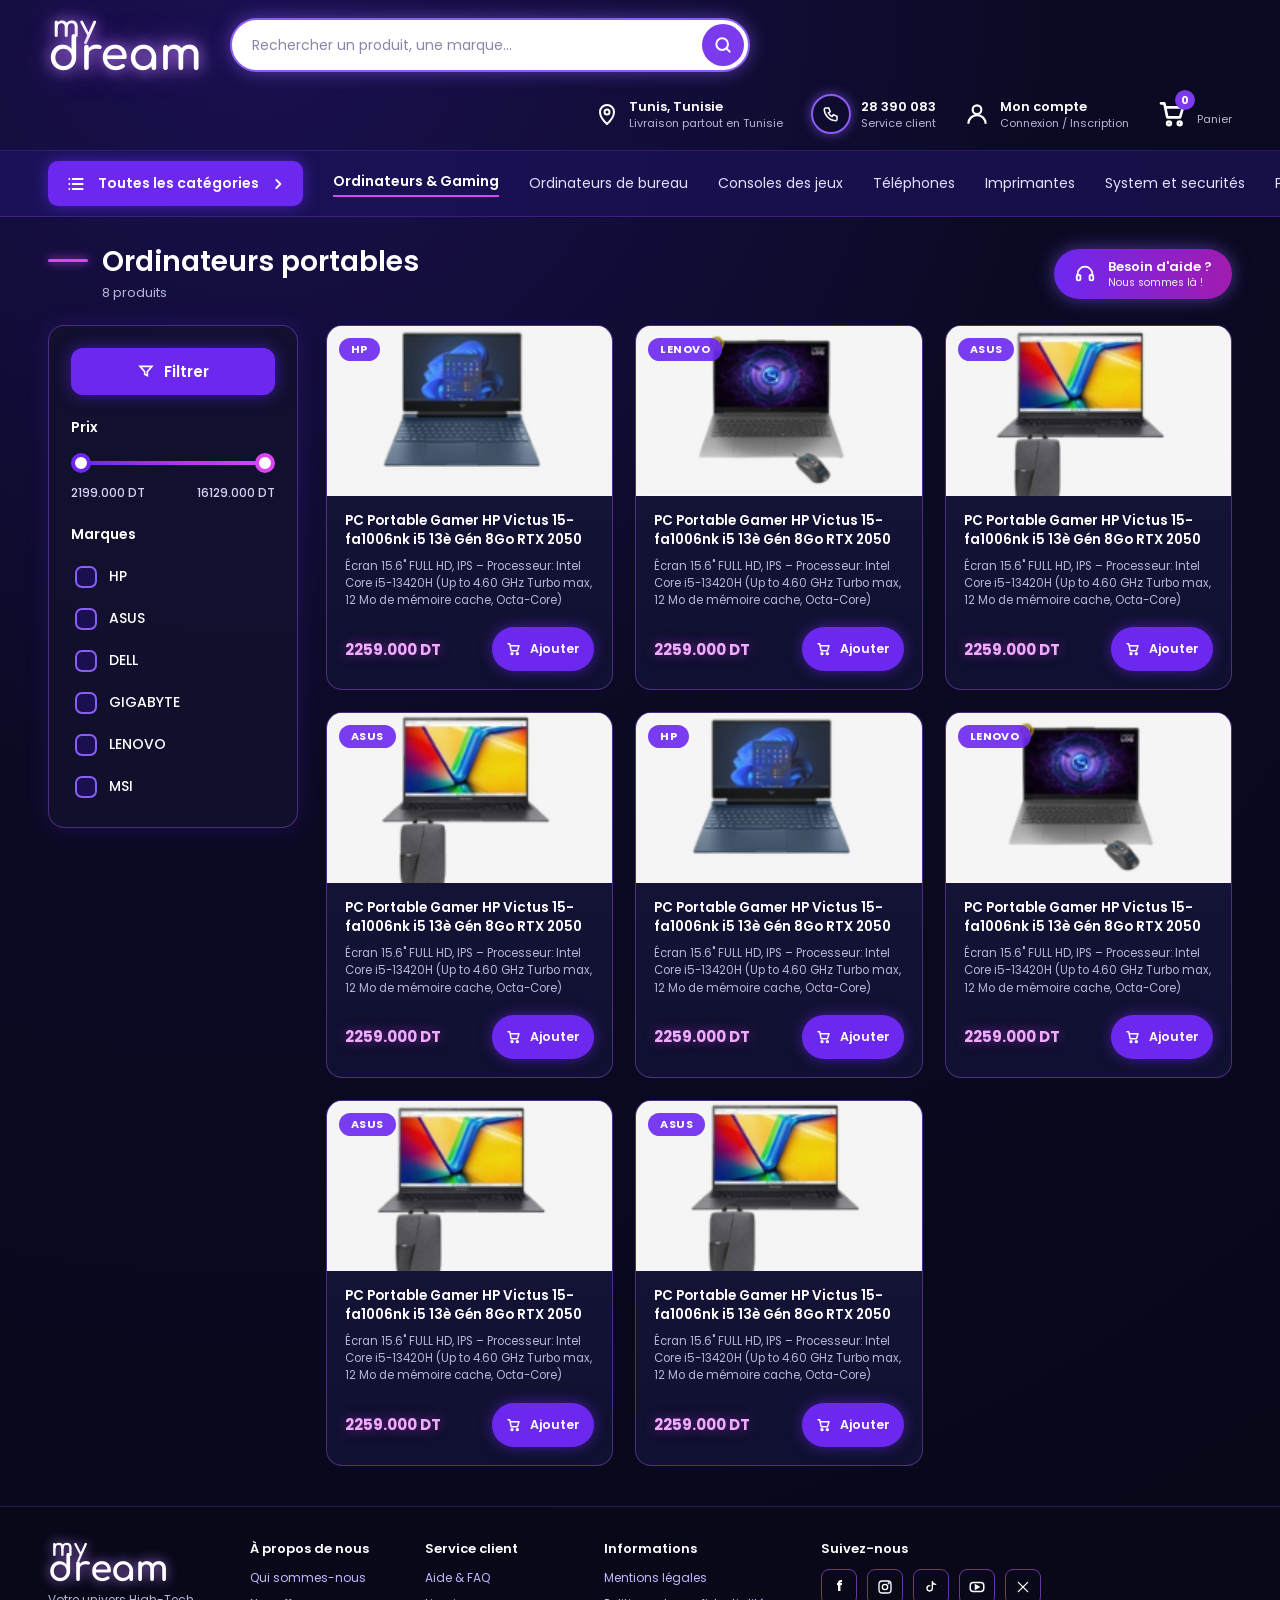
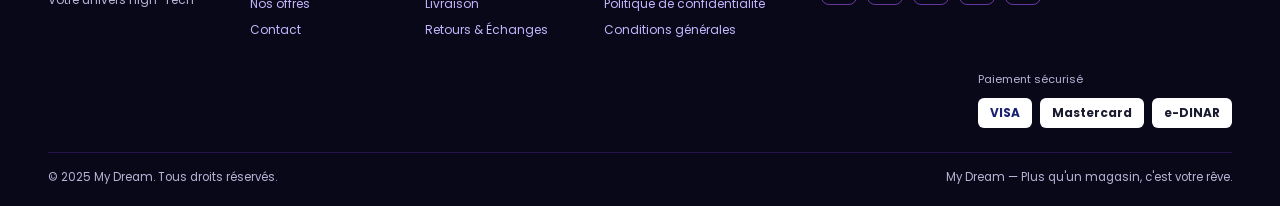
<file: laptops.html>
<!doctype html>
<html lang="fr">
<head>
  <meta charset="utf-8">
  <meta name="viewport" content="width=device-width, initial-scale=1">
  <title>My Dream — Ordinateurs portables</title>
  <link rel="preconnect" href="https://fonts.googleapis.com">
  <link rel="preconnect" href="https://fonts.gstatic.com" crossorigin>
  <link href="https://fonts.googleapis.com/css2?family=Poppins:wght@400;500;600;700;800&family=Comfortaa:wght@600;700&family=Cairo:wght@700;800&family=Pacifico&display=swap" rel="stylesheet">
  <link rel="stylesheet" href="style.css">
</head>
<body>

<svg class="sprite" aria-hidden="true">
  <symbol id="i-chevron" viewBox="0 0 24 24"><path d="M9 5l7 7-7 7" fill="none" stroke="currentColor" stroke-width="3.2" stroke-linecap="round" stroke-linejoin="round"/></symbol>
  <symbol id="i-check" viewBox="0 0 24 24"><path d="M5 12l5 5 9-10" fill="none" stroke="currentColor" stroke-width="3.5" stroke-linecap="round" stroke-linejoin="round"/></symbol>
  <symbol id="i-cart" viewBox="0 0 24 24"><g fill="none" stroke="currentColor" stroke-width="2.2" stroke-linecap="round" stroke-linejoin="round"><path d="M3 4h2.5l2.2 10.5h9.6L19.5 7H6.5"/><circle cx="9" cy="19" r="1.4"/><circle cx="17" cy="19" r="1.4"/></g></symbol>
</svg>

<div class="page">

    <header class="site-header">
    <a class="logo" href="index.html" aria-label="My Dream, accueil">
      <span class="my">my</span>
      <span class="dream">dream</span>
    </a>

    <form class="search" role="search">
      <input type="text" aria-label="Rechercher un produit, une marque" placeholder="Rechercher un produit, une marque...">
      <button type="submit" aria-label="Rechercher">
        <svg width="20" height="20" viewBox="0 0 24 24" fill="none" stroke="#fff" stroke-width="2.4" stroke-linecap="round" aria-hidden="true"><circle cx="11" cy="11" r="7"/><path d="M20 20l-3.5-3.5"/></svg>
      </button>
    </form>

    <div class="header-info">
      <div class="info-item">
        <svg width="24" height="24" viewBox="0 0 24 24" fill="none" stroke="#fff" stroke-width="2" aria-hidden="true"><path d="M12 22s7-6.2 7-12a7 7 0 10-14 0c0 5.8 7 12 7 12z"/><circle cx="12" cy="10" r="2.5"/></svg>
        <div class="info-text"><strong>Tunis, Tunisie</strong><small>Livraison partout en Tunisie</small></div>
      </div>

      <div class="info-item">
        <div class="phone-icon">
          <svg width="18" height="18" viewBox="0 0 24 24" fill="none" stroke="#fff" stroke-width="2" aria-hidden="true"><path d="M5 4h4l2 5-2.5 1.5a11 11 0 005 5L15 13l5 2v4a2 2 0 01-2 2A16 16 0 013 6a2 2 0 012-2z"/></svg>
        </div>
        <div class="info-text"><strong>28 390 083</strong><small>Service client</small></div>
      </div>

      <a class="info-item" href="#">
        <svg width="26" height="26" viewBox="0 0 24 24" fill="none" stroke="#fff" stroke-width="2" aria-hidden="true"><circle cx="12" cy="8" r="4"/><path d="M4 21a8 8 0 0116 0"/></svg>
        <span class="info-text"><strong>Mon compte</strong><small>Connexion / Inscription</small></span>
      </a>

      <a class="cart info-item" href="#" aria-label="Panier">
        <svg width="32" height="32" viewBox="0 0 24 24" fill="none" stroke="#fff" stroke-width="2" stroke-linecap="round" stroke-linejoin="round" aria-hidden="true"><path d="M3 4h2.5l2.2 10.5h9.6L19.5 7H6.5"/><circle cx="9" cy="19" r="1.4"/><circle cx="17" cy="19" r="1.4"/></svg>
        <span class="cart-badge">0</span>
        <span class="cart-label">Panier</span>
      </a>
    </div>
  </header>

    <nav class="main-nav" aria-label="Catégories">
    <button class="all-cats" type="button">
      <svg width="20" height="20" viewBox="0 0 24 24" fill="none" stroke="#fff" stroke-width="2.2" stroke-linecap="round" aria-hidden="true"><path d="M8 6h12M8 12h12M8 18h12M4 6h.01M4 12h.01M4 18h.01"/></svg>
      Toutes les catégories
      <svg width="14" height="14" aria-hidden="true"><use href="#i-chevron" style="color:#fff"/></svg>
    </button>
    <a class="active" href="laptops.html" aria-current="page">Ordinateurs &amp; Gaming</a>
    <a href="desktop.html">Ordinateurs de bureau</a>
    <a href="consoles.html">Consoles des jeux</a>
    <a href="phones.html">Téléphones</a>
    <a href="tv-photo.html">Imprimantes</a>
    <a href="security.html">System et securités</a>
    <a href="#">Promotions</a>
  </nav>

    <main class="main">

    <div class="page-head">
      <div class="section-title">
        <div class="bar"></div>
        <div>
          <h1>Ordinateurs portables</h1>
          <p>8 produits</p>
        </div>
      </div>
      <div class="help-pill">
        <svg width="22" height="22" viewBox="0 0 24 24" fill="none" stroke="#fff" stroke-width="2" stroke-linecap="round" aria-hidden="true"><path d="M4 14v-2a8 8 0 0116 0v2"/><rect x="3" y="13" width="4" height="6" rx="1.5"/><rect x="17" y="13" width="4" height="6" rx="1.5"/></svg>
        <span><b>Besoin d'aide ?</b><small>Nous sommes là !</small></span>
      </div>
    </div>
    <form class="layout">

      <aside class="filters" aria-label="Filtres">
        <button class="filter-btn" type="reset" title="Réinitialiser les filtres">
          <svg width="16" height="16" viewBox="0 0 24 24" fill="none" stroke="#fff" stroke-width="2.4" stroke-linecap="round" aria-hidden="true"><path d="M3 5h18l-7 8v6l-4-2v-4z"/></svg>
          Filtrer
        </button>

        <div>
          <h2>Prix</h2>
          <div class="slider" aria-hidden="true">
            <div class="track"></div>
            <div class="thumb left"></div>
            <div class="thumb right"></div>
          </div>
          <div class="price-range"><span>2199.000 DT</span><span>16129.000 DT</span></div>
        </div>

        <div>
          <h2>Marques</h2>
          <div class="brand-list">
          <label class="brand-option">
            <input type="checkbox" id="brand-hp" name="brand" value="HP">
            <span class="box"><svg width="14" height="14" aria-hidden="true"><use href="#i-check" style="color:#fff"/></svg></span>
            HP
          </label>
          <label class="brand-option">
            <input type="checkbox" id="brand-asus" name="brand" value="ASUS">
            <span class="box"><svg width="14" height="14" aria-hidden="true"><use href="#i-check" style="color:#fff"/></svg></span>
            ASUS
          </label>
          <label class="brand-option">
            <input type="checkbox" id="brand-dell" name="brand" value="DELL">
            <span class="box"><svg width="14" height="14" aria-hidden="true"><use href="#i-check" style="color:#fff"/></svg></span>
            DELL
          </label>
          <label class="brand-option">
            <input type="checkbox" id="brand-gigabyte" name="brand" value="GIGABYTE">
            <span class="box"><svg width="14" height="14" aria-hidden="true"><use href="#i-check" style="color:#fff"/></svg></span>
            GIGABYTE
          </label>
          <label class="brand-option">
            <input type="checkbox" id="brand-lenovo" name="brand" value="LENOVO">
            <span class="box"><svg width="14" height="14" aria-hidden="true"><use href="#i-check" style="color:#fff"/></svg></span>
            LENOVO
          </label>
          <label class="brand-option">
            <input type="checkbox" id="brand-msi" name="brand" value="MSI">
            <span class="box"><svg width="14" height="14" aria-hidden="true"><use href="#i-check" style="color:#fff"/></svg></span>
            MSI
          </label>
          </div>
        </div>
      </aside>

      <section class="products" aria-label="Produits">
        <p class="empty">Aucun produit pour cette sélection. Décochez une marque pour voir tous les ordinateurs.</p>

        <article class="product" data-brand="HP">
          <div class="product-art">
            <span class="badge">HP</span>
            <img src="images/laptop-1.png" alt="PC portable HP Victus bleu">
          </div>
          <div class="product-body">
            <a class="product-title" href="#">PC Portable Gamer HP Victus 15-fa1006nk i5 13è Gén 8Go RTX 2050</a>
            <p class="product-desc">Écran 15.6" FULL HD, IPS – Processeur: Intel Core i5-13420H (Up to 4.60 GHz Turbo max, 12 Mo de mémoire cache, Octa-Core)</p>
            <div class="product-foot">
              <span class="price-tag">2259.000 DT</span>
              <button class="add-btn" type="button">
                <svg width="16" height="16" aria-hidden="true"><use href="#i-cart" style="color:#fff"/></svg>
                Ajouter
              </button>
            </div>
          </div>
        </article>

        <article class="product" data-brand="LENOVO">
          <div class="product-art">
            <span class="badge">LENOVO</span>
            <img src="images/laptop-2.png" alt="PC portable Lenovo avec souris">
          </div>
          <div class="product-body">
            <a class="product-title" href="#">PC Portable Gamer HP Victus 15-fa1006nk i5 13è Gén 8Go RTX 2050</a>
            <p class="product-desc">Écran 15.6" FULL HD, IPS – Processeur: Intel Core i5-13420H (Up to 4.60 GHz Turbo max, 12 Mo de mémoire cache, Octa-Core)</p>
            <div class="product-foot">
              <span class="price-tag">2259.000 DT</span>
              <button class="add-btn" type="button">
                <svg width="16" height="16" aria-hidden="true"><use href="#i-cart" style="color:#fff"/></svg>
                Ajouter
              </button>
            </div>
          </div>
        </article>

        <article class="product" data-brand="ASUS">
          <div class="product-art">
            <span class="badge">ASUS</span>
            <img src="images/laptop-3.png" alt="PC portable ASUS avec sacoche">
          </div>
          <div class="product-body">
            <a class="product-title" href="#">PC Portable Gamer HP Victus 15-fa1006nk i5 13è Gén 8Go RTX 2050</a>
            <p class="product-desc">Écran 15.6" FULL HD, IPS – Processeur: Intel Core i5-13420H (Up to 4.60 GHz Turbo max, 12 Mo de mémoire cache, Octa-Core)</p>
            <div class="product-foot">
              <span class="price-tag">2259.000 DT</span>
              <button class="add-btn" type="button">
                <svg width="16" height="16" aria-hidden="true"><use href="#i-cart" style="color:#fff"/></svg>
                Ajouter
              </button>
            </div>
          </div>
        </article>

        <article class="product" data-brand="ASUS">
          <div class="product-art">
            <span class="badge">ASUS</span>
            <img src="images/laptop-4.png" alt="PC portable ASUS avec sacoche">
          </div>
          <div class="product-body">
            <a class="product-title" href="#">PC Portable Gamer HP Victus 15-fa1006nk i5 13è Gén 8Go RTX 2050</a>
            <p class="product-desc">Écran 15.6" FULL HD, IPS – Processeur: Intel Core i5-13420H (Up to 4.60 GHz Turbo max, 12 Mo de mémoire cache, Octa-Core)</p>
            <div class="product-foot">
              <span class="price-tag">2259.000 DT</span>
              <button class="add-btn" type="button">
                <svg width="16" height="16" aria-hidden="true"><use href="#i-cart" style="color:#fff"/></svg>
                Ajouter
              </button>
            </div>
          </div>
        </article>

        <article class="product" data-brand="HP">
          <div class="product-art">
            <span class="badge">HP</span>
            <img src="images/laptop-1.png" alt="PC portable HP Victus bleu">
          </div>
          <div class="product-body">
            <a class="product-title" href="#">PC Portable Gamer HP Victus 15-fa1006nk i5 13è Gén 8Go RTX 2050</a>
            <p class="product-desc">Écran 15.6" FULL HD, IPS – Processeur: Intel Core i5-13420H (Up to 4.60 GHz Turbo max, 12 Mo de mémoire cache, Octa-Core)</p>
            <div class="product-foot">
              <span class="price-tag">2259.000 DT</span>
              <button class="add-btn" type="button">
                <svg width="16" height="16" aria-hidden="true"><use href="#i-cart" style="color:#fff"/></svg>
                Ajouter
              </button>
            </div>
          </div>
        </article>

        <article class="product" data-brand="LENOVO">
          <div class="product-art">
            <span class="badge">LENOVO</span>
            <img src="images/laptop-2.png" alt="PC portable Lenovo avec souris">
          </div>
          <div class="product-body">
            <a class="product-title" href="#">PC Portable Gamer HP Victus 15-fa1006nk i5 13è Gén 8Go RTX 2050</a>
            <p class="product-desc">Écran 15.6" FULL HD, IPS – Processeur: Intel Core i5-13420H (Up to 4.60 GHz Turbo max, 12 Mo de mémoire cache, Octa-Core)</p>
            <div class="product-foot">
              <span class="price-tag">2259.000 DT</span>
              <button class="add-btn" type="button">
                <svg width="16" height="16" aria-hidden="true"><use href="#i-cart" style="color:#fff"/></svg>
                Ajouter
              </button>
            </div>
          </div>
        </article>

        <article class="product" data-brand="ASUS">
          <div class="product-art">
            <span class="badge">ASUS</span>
            <img src="images/laptop-3.png" alt="PC portable ASUS avec sacoche">
          </div>
          <div class="product-body">
            <a class="product-title" href="#">PC Portable Gamer HP Victus 15-fa1006nk i5 13è Gén 8Go RTX 2050</a>
            <p class="product-desc">Écran 15.6" FULL HD, IPS – Processeur: Intel Core i5-13420H (Up to 4.60 GHz Turbo max, 12 Mo de mémoire cache, Octa-Core)</p>
            <div class="product-foot">
              <span class="price-tag">2259.000 DT</span>
              <button class="add-btn" type="button">
                <svg width="16" height="16" aria-hidden="true"><use href="#i-cart" style="color:#fff"/></svg>
                Ajouter
              </button>
            </div>
          </div>
        </article>

        <article class="product" data-brand="ASUS">
          <div class="product-art">
            <span class="badge">ASUS</span>
            <img src="images/laptop-4.png" alt="PC portable ASUS avec sacoche">
          </div>
          <div class="product-body">
            <a class="product-title" href="#">PC Portable Gamer HP Victus 15-fa1006nk i5 13è Gén 8Go RTX 2050</a>
            <p class="product-desc">Écran 15.6" FULL HD, IPS – Processeur: Intel Core i5-13420H (Up to 4.60 GHz Turbo max, 12 Mo de mémoire cache, Octa-Core)</p>
            <div class="product-foot">
              <span class="price-tag">2259.000 DT</span>
              <button class="add-btn" type="button">
                <svg width="16" height="16" aria-hidden="true"><use href="#i-cart" style="color:#fff"/></svg>
                Ajouter
              </button>
            </div>
          </div>
        </article>
      </section>

    </form>
  </main>

    <footer class="site-footer">
    <div class="footer-cols">
      <div class="footer-brand">
        <div class="logo"><span class="my">my</span><span class="dream">dream</span></div>
        <small>Votre univers High-Tech</small>
      </div>

      <div class="footer-col">
        <h3>À propos de nous</h3>
        <a href="#">Qui sommes-nous</a><a href="#">Nos offres</a><a href="#">Contact</a>
      </div>
      <div class="footer-col">
        <h3>Service client</h3>
        <a href="#">Aide &amp; FAQ</a><a href="#">Livraison</a><a href="#">Retours &amp; Échanges</a>
      </div>
      <div class="footer-col">
        <h3>Informations</h3>
        <a href="#">Mentions légales</a><a href="#">Politique de confidentialité</a><a href="#">Conditions générales</a>
      </div>

      <div class="footer-col">
        <h3>Suivez-nous</h3>
        <div class="socials">
          <a class="social-link" href="#" aria-label="Facebook">f</a>
          <a class="social-link" href="#" aria-label="Instagram"><svg width="16" height="16" viewBox="0 0 24 24" fill="none" stroke="#fff" stroke-width="2" aria-hidden="true"><rect x="3" y="3" width="18" height="18" rx="5"/><circle cx="12" cy="12" r="4"/><circle cx="17.5" cy="6.5" r=".6" fill="#fff"/></svg></a>
          <a class="social-link" href="#" aria-label="TikTok"><svg width="16" height="16" viewBox="0 0 24 24" fill="none" stroke="#fff" stroke-width="2" stroke-linecap="round" aria-hidden="true"><path d="M14 4v10a4 4 0 11-4-4M14 4c.5 2.5 2 4 5 4"/></svg></a>
          <a class="social-link" href="#" aria-label="YouTube"><svg width="18" height="18" viewBox="0 0 24 24" fill="none" stroke="#fff" stroke-width="2" aria-hidden="true"><rect x="3" y="6" width="18" height="12" rx="4"/><path d="M10 9.5v5l4.5-2.5z" fill="#fff"/></svg></a>
          <a class="social-link" href="#" aria-label="X"><svg width="14" height="14" viewBox="0 0 24 24" fill="none" stroke="#fff" stroke-width="2.2" stroke-linecap="round" aria-hidden="true"><path d="M4 4l16 16M20 4L4 20"/></svg></a>
        </div>
      </div>

      <div class="payments">
        <small>Paiement sécurisé</small>
        <div><span class="pay visa">VISA</span><span class="pay">Mastercard</span><span class="pay">e-DINAR</span></div>
      </div>
    </div>

    <div class="copyright">
      <span>© 2025 My Dream. Tous droits réservés.</span>
      <span>My Dream — Plus qu'un magasin, c'est votre rêve.</span>
    </div>
  </footer>

</div>
</body>
</html>
</file>
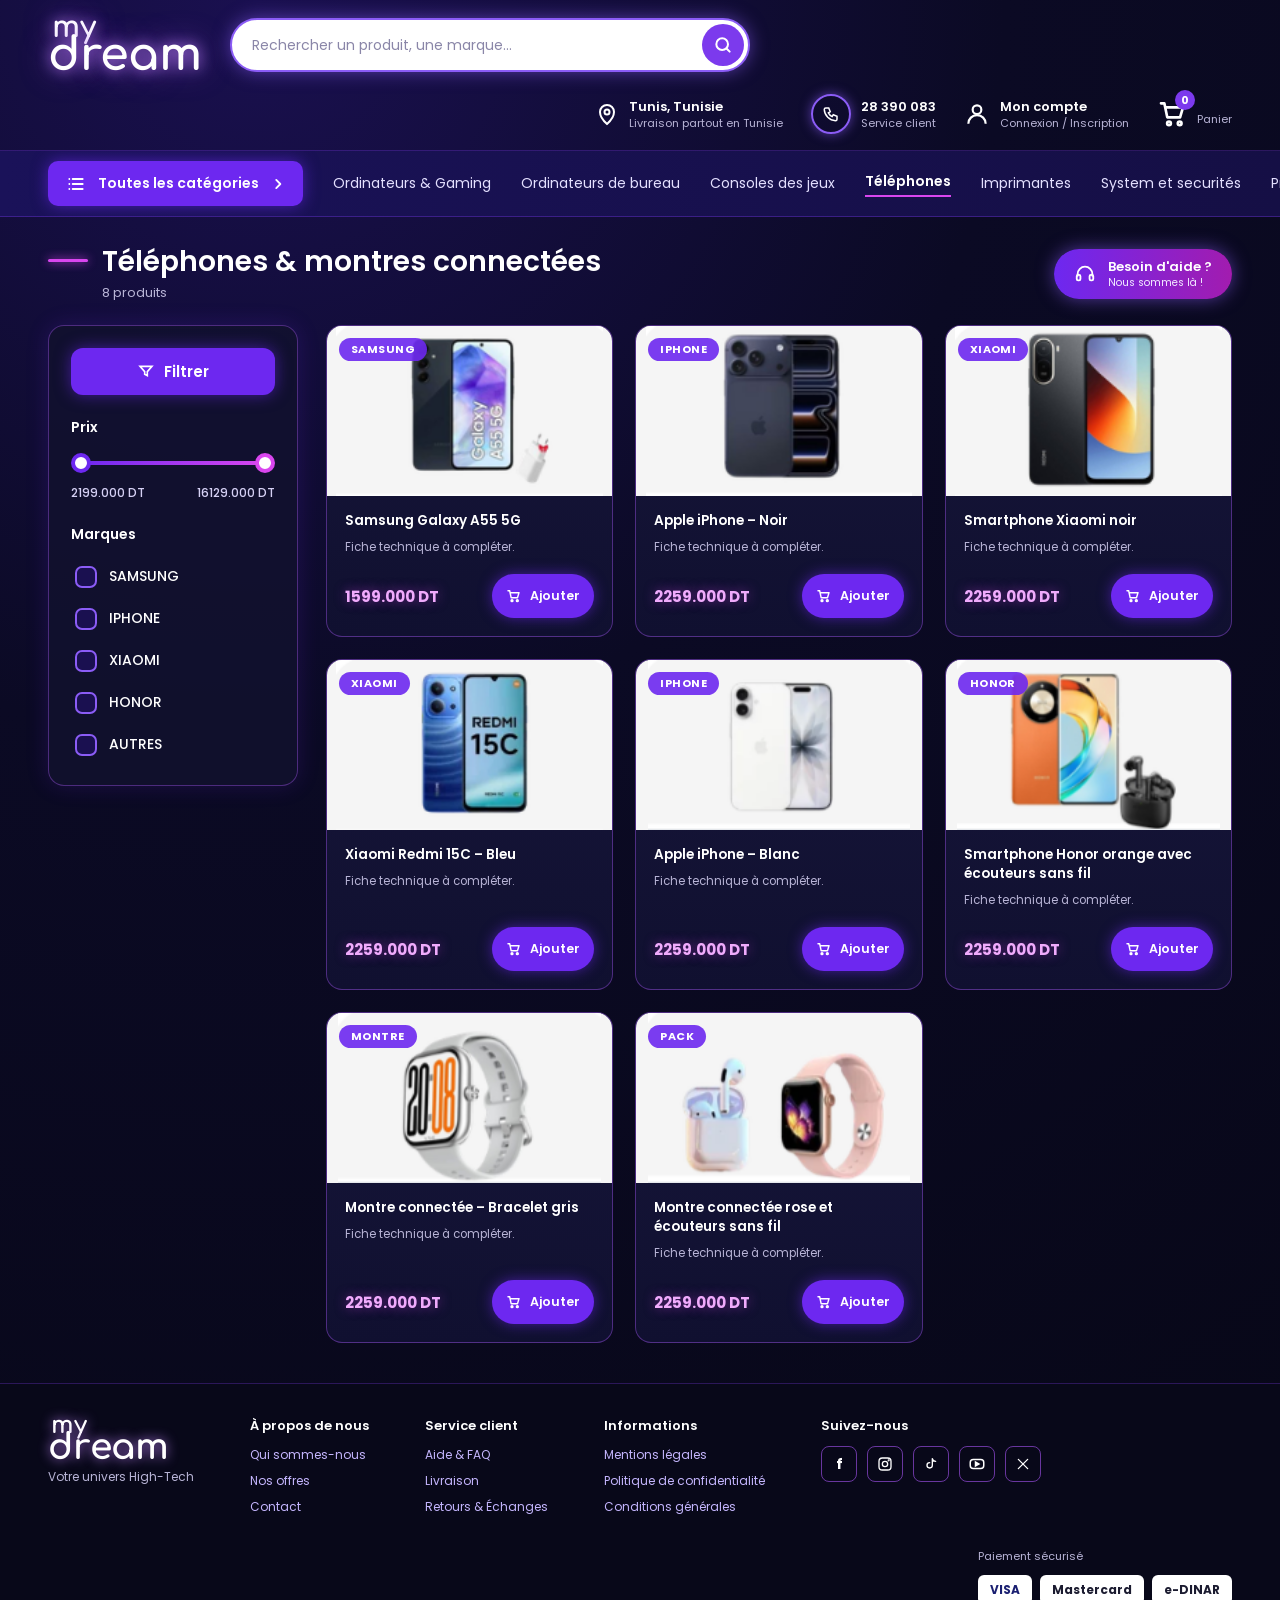
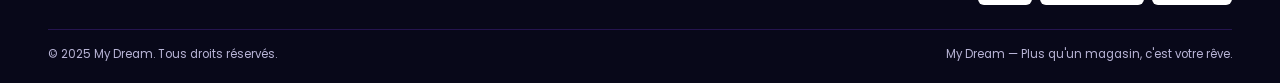
<file: phones.html>
<!doctype html>
<html lang="fr">
<head>
  <meta charset="utf-8">
  <meta name="viewport" content="width=device-width, initial-scale=1">
  <title>My Dream — Téléphones &amp; montres connectées</title>
  <link rel="preconnect" href="https://fonts.googleapis.com">
  <link rel="preconnect" href="https://fonts.gstatic.com" crossorigin>
  <link href="https://fonts.googleapis.com/css2?family=Poppins:wght@400;500;600;700;800&family=Comfortaa:wght@600;700&family=Cairo:wght@700;800&family=Pacifico&display=swap" rel="stylesheet">
  <link rel="stylesheet" href="style.css">
</head>
<body>

<svg class="sprite" aria-hidden="true">
  <symbol id="i-chevron" viewBox="0 0 24 24"><path d="M9 5l7 7-7 7" fill="none" stroke="currentColor" stroke-width="3.2" stroke-linecap="round" stroke-linejoin="round"/></symbol>
  <symbol id="i-check" viewBox="0 0 24 24"><path d="M5 12l5 5 9-10" fill="none" stroke="currentColor" stroke-width="3.5" stroke-linecap="round" stroke-linejoin="round"/></symbol>
  <symbol id="i-cart" viewBox="0 0 24 24"><g fill="none" stroke="currentColor" stroke-width="2.2" stroke-linecap="round" stroke-linejoin="round"><path d="M3 4h2.5l2.2 10.5h9.6L19.5 7H6.5"/><circle cx="9" cy="19" r="1.4"/><circle cx="17" cy="19" r="1.4"/></g></symbol>
</svg>

<div class="page">

    <header class="site-header">
    <a class="logo" href="index.html" aria-label="My Dream, accueil">
      <span class="my">my</span>
      <span class="dream">dream</span>
    </a>

    <form class="search" role="search">
      <input type="text" aria-label="Rechercher un produit, une marque" placeholder="Rechercher un produit, une marque...">
      <button type="submit" aria-label="Rechercher">
        <svg width="20" height="20" viewBox="0 0 24 24" fill="none" stroke="#fff" stroke-width="2.4" stroke-linecap="round" aria-hidden="true"><circle cx="11" cy="11" r="7"/><path d="M20 20l-3.5-3.5"/></svg>
      </button>
    </form>

    <div class="header-info">
      <div class="info-item">
        <svg width="24" height="24" viewBox="0 0 24 24" fill="none" stroke="#fff" stroke-width="2" aria-hidden="true"><path d="M12 22s7-6.2 7-12a7 7 0 10-14 0c0 5.8 7 12 7 12z"/><circle cx="12" cy="10" r="2.5"/></svg>
        <div class="info-text"><strong>Tunis, Tunisie</strong><small>Livraison partout en Tunisie</small></div>
      </div>

      <div class="info-item">
        <div class="phone-icon">
          <svg width="18" height="18" viewBox="0 0 24 24" fill="none" stroke="#fff" stroke-width="2" aria-hidden="true"><path d="M5 4h4l2 5-2.5 1.5a11 11 0 005 5L15 13l5 2v4a2 2 0 01-2 2A16 16 0 013 6a2 2 0 012-2z"/></svg>
        </div>
        <div class="info-text"><strong>28 390 083</strong><small>Service client</small></div>
      </div>

      <a class="info-item" href="#">
        <svg width="26" height="26" viewBox="0 0 24 24" fill="none" stroke="#fff" stroke-width="2" aria-hidden="true"><circle cx="12" cy="8" r="4"/><path d="M4 21a8 8 0 0116 0"/></svg>
        <span class="info-text"><strong>Mon compte</strong><small>Connexion / Inscription</small></span>
      </a>

      <a class="cart info-item" href="#" aria-label="Panier">
        <svg width="32" height="32" viewBox="0 0 24 24" fill="none" stroke="#fff" stroke-width="2" stroke-linecap="round" stroke-linejoin="round" aria-hidden="true"><path d="M3 4h2.5l2.2 10.5h9.6L19.5 7H6.5"/><circle cx="9" cy="19" r="1.4"/><circle cx="17" cy="19" r="1.4"/></svg>
        <span class="cart-badge">0</span>
        <span class="cart-label">Panier</span>
      </a>
    </div>
  </header>

    <nav class="main-nav" aria-label="Catégories">
    <button class="all-cats" type="button">
      <svg width="20" height="20" viewBox="0 0 24 24" fill="none" stroke="#fff" stroke-width="2.2" stroke-linecap="round" aria-hidden="true"><path d="M8 6h12M8 12h12M8 18h12M4 6h.01M4 12h.01M4 18h.01"/></svg>
      Toutes les catégories
      <svg width="14" height="14" aria-hidden="true"><use href="#i-chevron" style="color:#fff"/></svg>
    </button>
    <a href="laptops.html">Ordinateurs &amp; Gaming</a>
    <a href="desktop.html">Ordinateurs de bureau</a>
    <a href="consoles.html">Consoles des jeux</a>
    <a class="active" href="phones.html" aria-current="page">Téléphones</a>
    <a href="printers.html">Imprimantes</a>
    <a href="security.html">System et securités</a>
    <a href="#">Promotions</a>
  </nav>

    <main class="main">

    <div class="page-head">
      <div class="section-title">
        <div class="bar"></div>
        <div>
          <h1>Téléphones &amp; montres connectées</h1>
          <p>8 produits</p>
        </div>
      </div>
      <div class="help-pill">
        <svg width="22" height="22" viewBox="0 0 24 24" fill="none" stroke="#fff" stroke-width="2" stroke-linecap="round" aria-hidden="true"><path d="M4 14v-2a8 8 0 0116 0v2"/><rect x="3" y="13" width="4" height="6" rx="1.5"/><rect x="17" y="13" width="4" height="6" rx="1.5"/></svg>
        <span><b>Besoin d'aide ?</b><small>Nous sommes là !</small></span>
      </div>
    </div>
    <form class="layout">

      <aside class="filters" aria-label="Filtres">
        <button class="filter-btn" type="reset" title="Réinitialiser les filtres">
          <svg width="16" height="16" viewBox="0 0 24 24" fill="none" stroke="#fff" stroke-width="2.4" stroke-linecap="round" aria-hidden="true"><path d="M3 5h18l-7 8v6l-4-2v-4z"/></svg>
          Filtrer
        </button>

        <div>
          <h2>Prix</h2>
          <div class="slider" aria-hidden="true">
            <div class="track"></div>
            <div class="thumb left"></div>
            <div class="thumb right"></div>
          </div>
          <div class="price-range"><span>2199.000 DT</span><span>16129.000 DT</span></div>
        </div>

        <div>
          <h2>Marques</h2>
          <div class="brand-list">
          <label class="brand-option">
            <input type="checkbox" id="brand-samsung" name="brand" value="SAMSUNG">
            <span class="box"><svg width="14" height="14" aria-hidden="true"><use href="#i-check" style="color:#fff"/></svg></span>
            SAMSUNG
          </label>
          <label class="brand-option">
            <input type="checkbox" id="brand-iphone" name="brand" value="IPHONE">
            <span class="box"><svg width="14" height="14" aria-hidden="true"><use href="#i-check" style="color:#fff"/></svg></span>
            IPHONE
          </label>
          <label class="brand-option">
            <input type="checkbox" id="brand-xiaomi" name="brand" value="XIAOMI">
            <span class="box"><svg width="14" height="14" aria-hidden="true"><use href="#i-check" style="color:#fff"/></svg></span>
            XIAOMI
          </label>
          <label class="brand-option">
            <input type="checkbox" id="brand-honor" name="brand" value="HONOR">
            <span class="box"><svg width="14" height="14" aria-hidden="true"><use href="#i-check" style="color:#fff"/></svg></span>
            HONOR
          </label>
          <label class="brand-option">
            <input type="checkbox" id="brand-autres" name="brand" value="AUTRES">
            <span class="box"><svg width="14" height="14" aria-hidden="true"><use href="#i-check" style="color:#fff"/></svg></span>
            AUTRES
          </label>
          </div>
        </div>
      </aside>

      <section class="products" aria-label="Produits">
        <article class="product" data-brand="SAMSUNG">
          <div class="product-art">
            <span class="badge">SAMSUNG</span>
            <img src="images/phones-1.png" alt="Samsung Galaxy A55 5G">
          </div>
          <div class="product-body">
            <a class="product-title" href="#">Samsung Galaxy A55 5G</a>
            <p class="product-desc">Fiche technique à compléter.</p>
            <div class="product-foot">
              <span class="price-tag">1599.000 DT</span>
              <button class="add-btn" type="button">
                <svg width="16" height="16" aria-hidden="true"><use href="#i-cart" style="color:#fff"/></svg>
                Ajouter
              </button>
            </div>
          </div>
        </article>
        <article class="product" data-brand="IPHONE">
          <div class="product-art">
            <span class="badge">IPHONE</span>
            <img src="images/phones-2.png" alt="Apple iPhone – Noir">
          </div>
          <div class="product-body">
            <a class="product-title" href="#">Apple iPhone – Noir</a>
            <p class="product-desc">Fiche technique à compléter.</p>
            <div class="product-foot">
              <span class="price-tag">2259.000 DT</span>
              <button class="add-btn" type="button">
                <svg width="16" height="16" aria-hidden="true"><use href="#i-cart" style="color:#fff"/></svg>
                Ajouter
              </button>
            </div>
          </div>
        </article>
        <article class="product" data-brand="XIAOMI">
          <div class="product-art">
            <span class="badge">XIAOMI</span>
            <img src="images/phones-3.png" alt="Smartphone Xiaomi noir">
          </div>
          <div class="product-body">
            <a class="product-title" href="#">Smartphone Xiaomi noir</a>
            <p class="product-desc">Fiche technique à compléter.</p>
            <div class="product-foot">
              <span class="price-tag">2259.000 DT</span>
              <button class="add-btn" type="button">
                <svg width="16" height="16" aria-hidden="true"><use href="#i-cart" style="color:#fff"/></svg>
                Ajouter
              </button>
            </div>
          </div>
        </article>
        <article class="product" data-brand="XIAOMI">
          <div class="product-art">
            <span class="badge">XIAOMI</span>
            <img src="images/phones-4.png" alt="Xiaomi Redmi 15C – Bleu">
          </div>
          <div class="product-body">
            <a class="product-title" href="#">Xiaomi Redmi 15C – Bleu</a>
            <p class="product-desc">Fiche technique à compléter.</p>
            <div class="product-foot">
              <span class="price-tag">2259.000 DT</span>
              <button class="add-btn" type="button">
                <svg width="16" height="16" aria-hidden="true"><use href="#i-cart" style="color:#fff"/></svg>
                Ajouter
              </button>
            </div>
          </div>
        </article>
        <article class="product" data-brand="IPHONE">
          <div class="product-art">
            <span class="badge">IPHONE</span>
            <img src="images/phones-5.png" alt="Apple iPhone – Blanc">
          </div>
          <div class="product-body">
            <a class="product-title" href="#">Apple iPhone – Blanc</a>
            <p class="product-desc">Fiche technique à compléter.</p>
            <div class="product-foot">
              <span class="price-tag">2259.000 DT</span>
              <button class="add-btn" type="button">
                <svg width="16" height="16" aria-hidden="true"><use href="#i-cart" style="color:#fff"/></svg>
                Ajouter
              </button>
            </div>
          </div>
        </article>
        <article class="product" data-brand="HONOR">
          <div class="product-art">
            <span class="badge">HONOR</span>
            <img src="images/phones-6.png" alt="Smartphone Honor orange avec écouteurs sans fil">
          </div>
          <div class="product-body">
            <a class="product-title" href="#">Smartphone Honor orange avec écouteurs sans fil</a>
            <p class="product-desc">Fiche technique à compléter.</p>
            <div class="product-foot">
              <span class="price-tag">2259.000 DT</span>
              <button class="add-btn" type="button">
                <svg width="16" height="16" aria-hidden="true"><use href="#i-cart" style="color:#fff"/></svg>
                Ajouter
              </button>
            </div>
          </div>
        </article>
        <article class="product" data-brand="AUTRES">
          <div class="product-art">
            <span class="badge">MONTRE</span>
            <img src="images/phones-7.png" alt="Montre connectée – Bracelet gris">
          </div>
          <div class="product-body">
            <a class="product-title" href="#">Montre connectée – Bracelet gris</a>
            <p class="product-desc">Fiche technique à compléter.</p>
            <div class="product-foot">
              <span class="price-tag">2259.000 DT</span>
              <button class="add-btn" type="button">
                <svg width="16" height="16" aria-hidden="true"><use href="#i-cart" style="color:#fff"/></svg>
                Ajouter
              </button>
            </div>
          </div>
        </article>
        <article class="product" data-brand="AUTRES">
          <div class="product-art">
            <span class="badge">PACK</span>
            <img src="images/phones-8.png" alt="Montre connectée rose et écouteurs sans fil">
          </div>
          <div class="product-body">
            <a class="product-title" href="#">Montre connectée rose et écouteurs sans fil</a>
            <p class="product-desc">Fiche technique à compléter.</p>
            <div class="product-foot">
              <span class="price-tag">2259.000 DT</span>
              <button class="add-btn" type="button">
                <svg width="16" height="16" aria-hidden="true"><use href="#i-cart" style="color:#fff"/></svg>
                Ajouter
              </button>
            </div>
          </div>
        </article>
      </section>

    </form>
  </main>

    <footer class="site-footer">
    <div class="footer-cols">
      <div class="footer-brand">
        <div class="logo"><span class="my">my</span><span class="dream">dream</span></div>
        <small>Votre univers High-Tech</small>
      </div>

      <div class="footer-col">
        <h3>À propos de nous</h3>
        <a href="#">Qui sommes-nous</a><a href="#">Nos offres</a><a href="#">Contact</a>
      </div>
      <div class="footer-col">
        <h3>Service client</h3>
        <a href="#">Aide &amp; FAQ</a><a href="#">Livraison</a><a href="#">Retours &amp; Échanges</a>
      </div>
      <div class="footer-col">
        <h3>Informations</h3>
        <a href="#">Mentions légales</a><a href="#">Politique de confidentialité</a><a href="#">Conditions générales</a>
      </div>

      <div class="footer-col">
        <h3>Suivez-nous</h3>
        <div class="socials">
          <a class="social-link" href="#" aria-label="Facebook">f</a>
          <a class="social-link" href="#" aria-label="Instagram"><svg width="16" height="16" viewBox="0 0 24 24" fill="none" stroke="#fff" stroke-width="2" aria-hidden="true"><rect x="3" y="3" width="18" height="18" rx="5"/><circle cx="12" cy="12" r="4"/><circle cx="17.5" cy="6.5" r=".6" fill="#fff"/></svg></a>
          <a class="social-link" href="#" aria-label="TikTok"><svg width="16" height="16" viewBox="0 0 24 24" fill="none" stroke="#fff" stroke-width="2" stroke-linecap="round" aria-hidden="true"><path d="M14 4v10a4 4 0 11-4-4M14 4c.5 2.5 2 4 5 4"/></svg></a>
          <a class="social-link" href="#" aria-label="YouTube"><svg width="18" height="18" viewBox="0 0 24 24" fill="none" stroke="#fff" stroke-width="2" aria-hidden="true"><rect x="3" y="6" width="18" height="12" rx="4"/><path d="M10 9.5v5l4.5-2.5z" fill="#fff"/></svg></a>
          <a class="social-link" href="#" aria-label="X"><svg width="14" height="14" viewBox="0 0 24 24" fill="none" stroke="#fff" stroke-width="2.2" stroke-linecap="round" aria-hidden="true"><path d="M4 4l16 16M20 4L4 20"/></svg></a>
        </div>
      </div>

      <div class="payments">
        <small>Paiement sécurisé</small>
        <div><span class="pay visa">VISA</span><span class="pay">Mastercard</span><span class="pay">e-DINAR</span></div>
      </div>
    </div>

    <div class="copyright">
      <span>© 2025 My Dream. Tous droits réservés.</span>
      <span>My Dream — Plus qu'un magasin, c'est votre rêve.</span>
    </div>
  </footer>

</div>
</body>
</html>
</file>
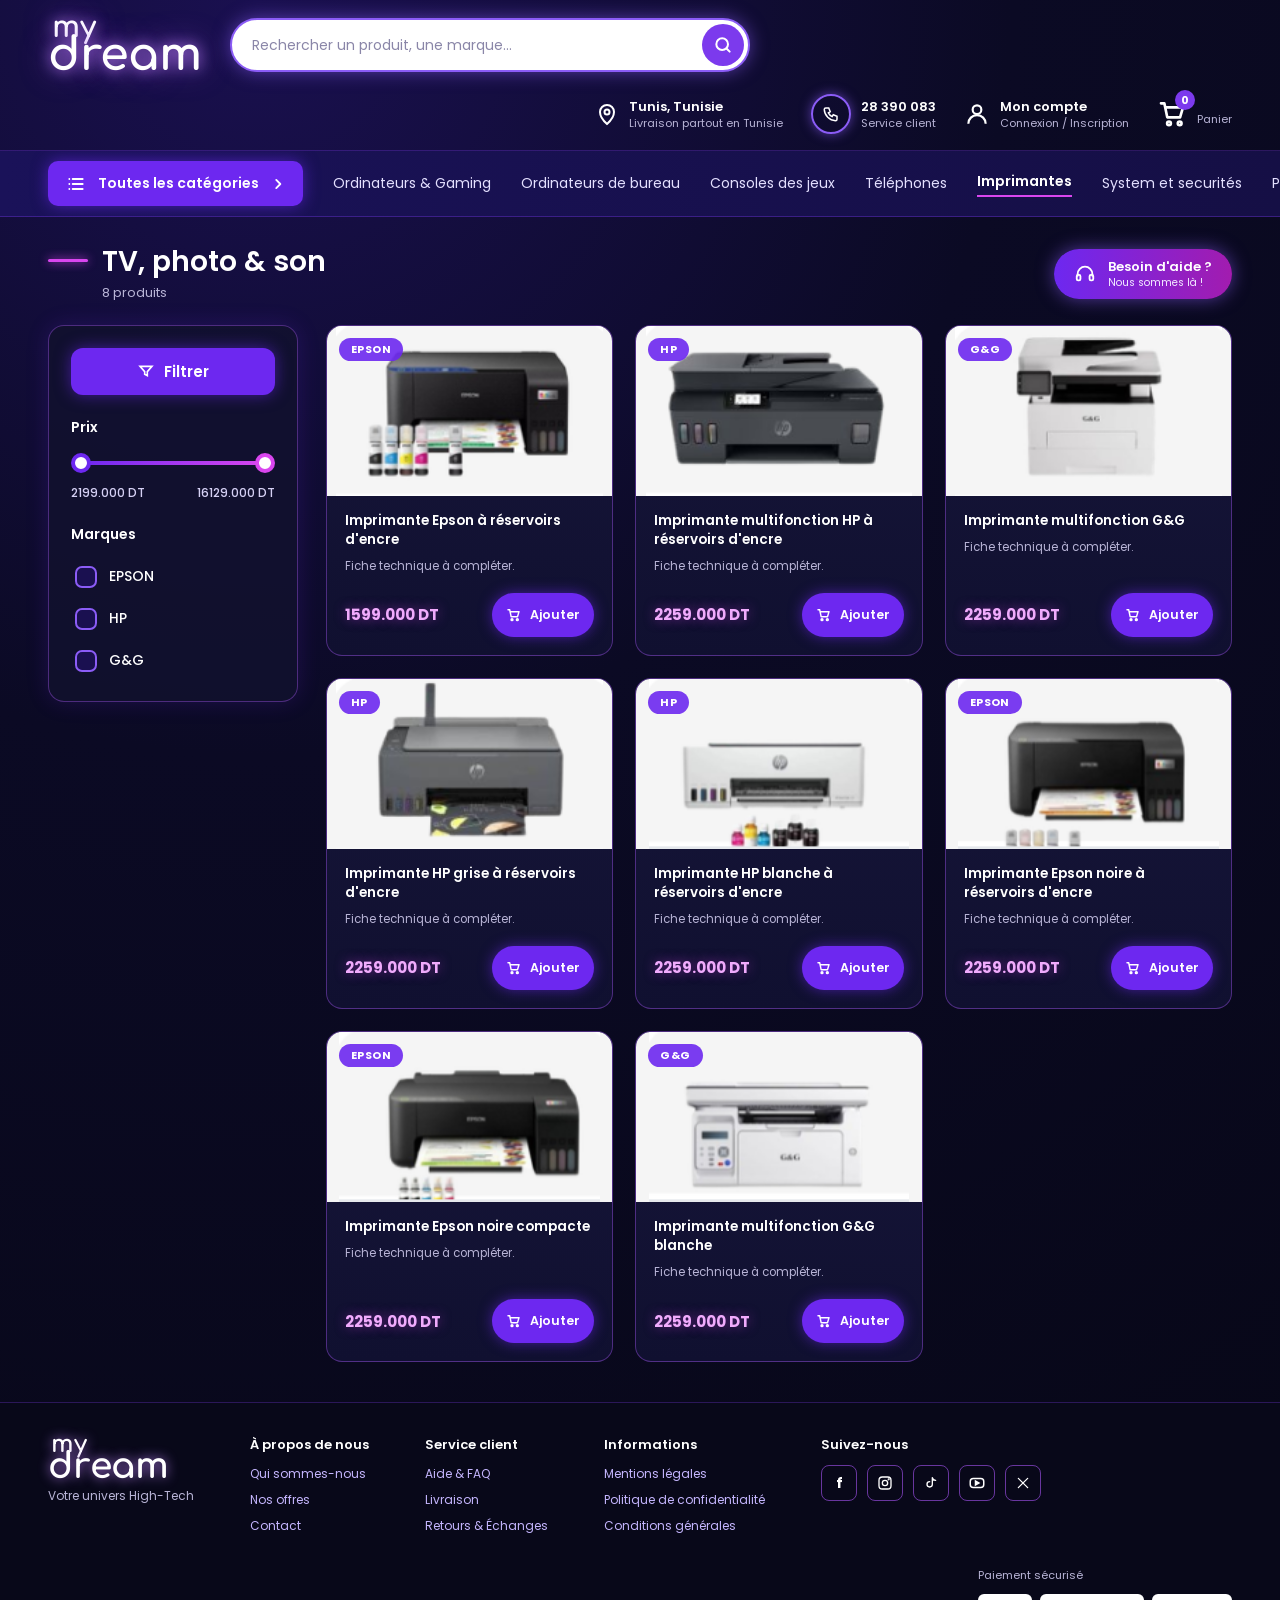
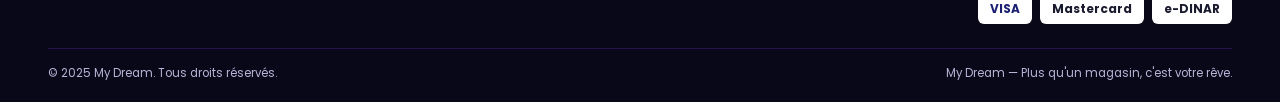
<file: printers.html>
<!doctype html>
<html lang="fr">
<head>
  <meta charset="utf-8">
  <meta name="viewport" content="width=device-width, initial-scale=1">
  <title>My Dream — TV, photo &amp; son</title>
  <link rel="preconnect" href="https://fonts.googleapis.com">
  <link rel="preconnect" href="https://fonts.gstatic.com" crossorigin>
  <link href="https://fonts.googleapis.com/css2?family=Poppins:wght@400;500;600;700;800&family=Comfortaa:wght@600;700&family=Cairo:wght@700;800&family=Pacifico&display=swap" rel="stylesheet">
  <link rel="stylesheet" href="style.css">
</head>
<body>

<svg class="sprite" aria-hidden="true">
  <symbol id="i-chevron" viewBox="0 0 24 24"><path d="M9 5l7 7-7 7" fill="none" stroke="currentColor" stroke-width="3.2" stroke-linecap="round" stroke-linejoin="round"/></symbol>
  <symbol id="i-check" viewBox="0 0 24 24"><path d="M5 12l5 5 9-10" fill="none" stroke="currentColor" stroke-width="3.5" stroke-linecap="round" stroke-linejoin="round"/></symbol>
  <symbol id="i-cart" viewBox="0 0 24 24"><g fill="none" stroke="currentColor" stroke-width="2.2" stroke-linecap="round" stroke-linejoin="round"><path d="M3 4h2.5l2.2 10.5h9.6L19.5 7H6.5"/><circle cx="9" cy="19" r="1.4"/><circle cx="17" cy="19" r="1.4"/></g></symbol>
</svg>

<div class="page">

    <header class="site-header">
    <a class="logo" href="index.html" aria-label="My Dream, accueil">
      <span class="my">my</span>
      <span class="dream">dream</span>
    </a>

    <form class="search" role="search">
      <input type="text" aria-label="Rechercher un produit, une marque" placeholder="Rechercher un produit, une marque...">
      <button type="submit" aria-label="Rechercher">
        <svg width="20" height="20" viewBox="0 0 24 24" fill="none" stroke="#fff" stroke-width="2.4" stroke-linecap="round" aria-hidden="true"><circle cx="11" cy="11" r="7"/><path d="M20 20l-3.5-3.5"/></svg>
      </button>
    </form>

    <div class="header-info">
      <div class="info-item">
        <svg width="24" height="24" viewBox="0 0 24 24" fill="none" stroke="#fff" stroke-width="2" aria-hidden="true"><path d="M12 22s7-6.2 7-12a7 7 0 10-14 0c0 5.8 7 12 7 12z"/><circle cx="12" cy="10" r="2.5"/></svg>
        <div class="info-text"><strong>Tunis, Tunisie</strong><small>Livraison partout en Tunisie</small></div>
      </div>

      <div class="info-item">
        <div class="phone-icon">
          <svg width="18" height="18" viewBox="0 0 24 24" fill="none" stroke="#fff" stroke-width="2" aria-hidden="true"><path d="M5 4h4l2 5-2.5 1.5a11 11 0 005 5L15 13l5 2v4a2 2 0 01-2 2A16 16 0 013 6a2 2 0 012-2z"/></svg>
        </div>
        <div class="info-text"><strong>28 390 083</strong><small>Service client</small></div>
      </div>

      <a class="info-item" href="#">
        <svg width="26" height="26" viewBox="0 0 24 24" fill="none" stroke="#fff" stroke-width="2" aria-hidden="true"><circle cx="12" cy="8" r="4"/><path d="M4 21a8 8 0 0116 0"/></svg>
        <span class="info-text"><strong>Mon compte</strong><small>Connexion / Inscription</small></span>
      </a>

      <a class="cart info-item" href="#" aria-label="Panier">
        <svg width="32" height="32" viewBox="0 0 24 24" fill="none" stroke="#fff" stroke-width="2" stroke-linecap="round" stroke-linejoin="round" aria-hidden="true"><path d="M3 4h2.5l2.2 10.5h9.6L19.5 7H6.5"/><circle cx="9" cy="19" r="1.4"/><circle cx="17" cy="19" r="1.4"/></svg>
        <span class="cart-badge">0</span>
        <span class="cart-label">Panier</span>
      </a>
    </div>
  </header>

    <nav class="main-nav" aria-label="Catégories">
    <button class="all-cats" type="button">
      <svg width="20" height="20" viewBox="0 0 24 24" fill="none" stroke="#fff" stroke-width="2.2" stroke-linecap="round" aria-hidden="true"><path d="M8 6h12M8 12h12M8 18h12M4 6h.01M4 12h.01M4 18h.01"/></svg>
      Toutes les catégories
      <svg width="14" height="14" aria-hidden="true"><use href="#i-chevron" style="color:#fff"/></svg>
    </button>
    <a href="laptops.html">Ordinateurs &amp; Gaming</a>
    <a href="desktop.html">Ordinateurs de bureau</a>
    <a href="consoles.html">Consoles des jeux</a>
    <a href="phones.html">Téléphones</a>
    <a class="active" href="printers.html" aria-current="page">Imprimantes</a>
    <a href="security.html">System et securités</a>
    <a href="#">Promotions</a>
  </nav>

    <main class="main">

    <div class="page-head">
      <div class="section-title">
        <div class="bar"></div>
        <div>
          <h1>TV, photo &amp; son</h1>
          <p>8 produits</p>
        </div>
      </div>
      <div class="help-pill">
        <svg width="22" height="22" viewBox="0 0 24 24" fill="none" stroke="#fff" stroke-width="2" stroke-linecap="round" aria-hidden="true"><path d="M4 14v-2a8 8 0 0116 0v2"/><rect x="3" y="13" width="4" height="6" rx="1.5"/><rect x="17" y="13" width="4" height="6" rx="1.5"/></svg>
        <span><b>Besoin d'aide ?</b><small>Nous sommes là !</small></span>
      </div>
    </div>
    <form class="layout">

      <aside class="filters" aria-label="Filtres">
        <button class="filter-btn" type="reset" title="Réinitialiser les filtres">
          <svg width="16" height="16" viewBox="0 0 24 24" fill="none" stroke="#fff" stroke-width="2.4" stroke-linecap="round" aria-hidden="true"><path d="M3 5h18l-7 8v6l-4-2v-4z"/></svg>
          Filtrer
        </button>

        <div>
          <h2>Prix</h2>
          <div class="slider" aria-hidden="true">
            <div class="track"></div>
            <div class="thumb left"></div>
            <div class="thumb right"></div>
          </div>
          <div class="price-range"><span>2199.000 DT</span><span>16129.000 DT</span></div>
        </div>

        <div>
          <h2>Marques</h2>
          <div class="brand-list">
          <label class="brand-option">
            <input type="checkbox" id="brand-epson" name="brand" value="EPSON">
            <span class="box"><svg width="14" height="14" aria-hidden="true"><use href="#i-check" style="color:#fff"/></svg></span>
            EPSON
          </label>
          <label class="brand-option">
            <input type="checkbox" id="brand-hp" name="brand" value="HP">
            <span class="box"><svg width="14" height="14" aria-hidden="true"><use href="#i-check" style="color:#fff"/></svg></span>
            HP
          </label>
          <label class="brand-option">
            <input type="checkbox" id="brand-gg" name="brand" value="GG">
            <span class="box"><svg width="14" height="14" aria-hidden="true"><use href="#i-check" style="color:#fff"/></svg></span>
            G&amp;G
          </label>
          </div>
        </div>
      </aside>

      <section class="products" aria-label="Produits">
        <article class="product" data-brand="EPSON">
          <div class="product-art">
            <span class="badge">EPSON</span>
            <img src="images/tv-1.png" alt="Imprimante Epson à réservoirs d'encre">
          </div>
          <div class="product-body">
            <a class="product-title" href="#">Imprimante Epson à réservoirs d'encre</a>
            <p class="product-desc">Fiche technique à compléter.</p>
            <div class="product-foot">
              <span class="price-tag">1599.000 DT</span>
              <button class="add-btn" type="button">
                <svg width="16" height="16" aria-hidden="true"><use href="#i-cart" style="color:#fff"/></svg>
                Ajouter
              </button>
            </div>
          </div>
        </article>
        <article class="product" data-brand="HP">
          <div class="product-art">
            <span class="badge">HP</span>
            <img src="images/tv-2.png" alt="Imprimante multifonction HP à réservoirs d'encre">
          </div>
          <div class="product-body">
            <a class="product-title" href="#">Imprimante multifonction HP à réservoirs d'encre</a>
            <p class="product-desc">Fiche technique à compléter.</p>
            <div class="product-foot">
              <span class="price-tag">2259.000 DT</span>
              <button class="add-btn" type="button">
                <svg width="16" height="16" aria-hidden="true"><use href="#i-cart" style="color:#fff"/></svg>
                Ajouter
              </button>
            </div>
          </div>
        </article>
        <article class="product" data-brand="GG">
          <div class="product-art">
            <span class="badge">G&amp;G</span>
            <img src="images/tv-3.png" alt="Imprimante multifonction G&amp;G">
          </div>
          <div class="product-body">
            <a class="product-title" href="#">Imprimante multifonction G&amp;G</a>
            <p class="product-desc">Fiche technique à compléter.</p>
            <div class="product-foot">
              <span class="price-tag">2259.000 DT</span>
              <button class="add-btn" type="button">
                <svg width="16" height="16" aria-hidden="true"><use href="#i-cart" style="color:#fff"/></svg>
                Ajouter
              </button>
            </div>
          </div>
        </article>
        <article class="product" data-brand="HP">
          <div class="product-art">
            <span class="badge">HP</span>
            <img src="images/tv-4.png" alt="Imprimante HP grise à réservoirs d'encre">
          </div>
          <div class="product-body">
            <a class="product-title" href="#">Imprimante HP grise à réservoirs d'encre</a>
            <p class="product-desc">Fiche technique à compléter.</p>
            <div class="product-foot">
              <span class="price-tag">2259.000 DT</span>
              <button class="add-btn" type="button">
                <svg width="16" height="16" aria-hidden="true"><use href="#i-cart" style="color:#fff"/></svg>
                Ajouter
              </button>
            </div>
          </div>
        </article>
        <article class="product" data-brand="HP">
          <div class="product-art">
            <span class="badge">HP</span>
            <img src="images/tv-5.png" alt="Imprimante HP blanche à réservoirs d'encre">
          </div>
          <div class="product-body">
            <a class="product-title" href="#">Imprimante HP blanche à réservoirs d'encre</a>
            <p class="product-desc">Fiche technique à compléter.</p>
            <div class="product-foot">
              <span class="price-tag">2259.000 DT</span>
              <button class="add-btn" type="button">
                <svg width="16" height="16" aria-hidden="true"><use href="#i-cart" style="color:#fff"/></svg>
                Ajouter
              </button>
            </div>
          </div>
        </article>
        <article class="product" data-brand="EPSON">
          <div class="product-art">
            <span class="badge">EPSON</span>
            <img src="images/tv-6.png" alt="Imprimante Epson noire à réservoirs d'encre">
          </div>
          <div class="product-body">
            <a class="product-title" href="#">Imprimante Epson noire à réservoirs d'encre</a>
            <p class="product-desc">Fiche technique à compléter.</p>
            <div class="product-foot">
              <span class="price-tag">2259.000 DT</span>
              <button class="add-btn" type="button">
                <svg width="16" height="16" aria-hidden="true"><use href="#i-cart" style="color:#fff"/></svg>
                Ajouter
              </button>
            </div>
          </div>
        </article>
        <article class="product" data-brand="EPSON">
          <div class="product-art">
            <span class="badge">EPSON</span>
            <img src="images/tv-7.png" alt="Imprimante Epson noire compacte">
          </div>
          <div class="product-body">
            <a class="product-title" href="#">Imprimante Epson noire compacte</a>
            <p class="product-desc">Fiche technique à compléter.</p>
            <div class="product-foot">
              <span class="price-tag">2259.000 DT</span>
              <button class="add-btn" type="button">
                <svg width="16" height="16" aria-hidden="true"><use href="#i-cart" style="color:#fff"/></svg>
                Ajouter
              </button>
            </div>
          </div>
        </article>
        <article class="product" data-brand="GG">
          <div class="product-art">
            <span class="badge">G&amp;G</span>
            <img src="images/tv-8.png" alt="Imprimante multifonction G&amp;G blanche">
          </div>
          <div class="product-body">
            <a class="product-title" href="#">Imprimante multifonction G&amp;G blanche</a>
            <p class="product-desc">Fiche technique à compléter.</p>
            <div class="product-foot">
              <span class="price-tag">2259.000 DT</span>
              <button class="add-btn" type="button">
                <svg width="16" height="16" aria-hidden="true"><use href="#i-cart" style="color:#fff"/></svg>
                Ajouter
              </button>
            </div>
          </div>
        </article>
      </section>

    </form>
  </main>

    <footer class="site-footer">
    <div class="footer-cols">
      <div class="footer-brand">
        <div class="logo"><span class="my">my</span><span class="dream">dream</span></div>
        <small>Votre univers High-Tech</small>
      </div>

      <div class="footer-col">
        <h3>À propos de nous</h3>
        <a href="#">Qui sommes-nous</a><a href="#">Nos offres</a><a href="#">Contact</a>
      </div>
      <div class="footer-col">
        <h3>Service client</h3>
        <a href="#">Aide &amp; FAQ</a><a href="#">Livraison</a><a href="#">Retours &amp; Échanges</a>
      </div>
      <div class="footer-col">
        <h3>Informations</h3>
        <a href="#">Mentions légales</a><a href="#">Politique de confidentialité</a><a href="#">Conditions générales</a>
      </div>

      <div class="footer-col">
        <h3>Suivez-nous</h3>
        <div class="socials">
          <a class="social-link" href="#" aria-label="Facebook">f</a>
          <a class="social-link" href="#" aria-label="Instagram"><svg width="16" height="16" viewBox="0 0 24 24" fill="none" stroke="#fff" stroke-width="2" aria-hidden="true"><rect x="3" y="3" width="18" height="18" rx="5"/><circle cx="12" cy="12" r="4"/><circle cx="17.5" cy="6.5" r=".6" fill="#fff"/></svg></a>
          <a class="social-link" href="#" aria-label="TikTok"><svg width="16" height="16" viewBox="0 0 24 24" fill="none" stroke="#fff" stroke-width="2" stroke-linecap="round" aria-hidden="true"><path d="M14 4v10a4 4 0 11-4-4M14 4c.5 2.5 2 4 5 4"/></svg></a>
          <a class="social-link" href="#" aria-label="YouTube"><svg width="18" height="18" viewBox="0 0 24 24" fill="none" stroke="#fff" stroke-width="2" aria-hidden="true"><rect x="3" y="6" width="18" height="12" rx="4"/><path d="M10 9.5v5l4.5-2.5z" fill="#fff"/></svg></a>
          <a class="social-link" href="#" aria-label="X"><svg width="14" height="14" viewBox="0 0 24 24" fill="none" stroke="#fff" stroke-width="2.2" stroke-linecap="round" aria-hidden="true"><path d="M4 4l16 16M20 4L4 20"/></svg></a>
        </div>
      </div>

      <div class="payments">
        <small>Paiement sécurisé</small>
        <div><span class="pay visa">VISA</span><span class="pay">Mastercard</span><span class="pay">e-DINAR</span></div>
      </div>
    </div>

    <div class="copyright">
      <span>© 2025 My Dream. Tous droits réservés.</span>
      <span>My Dream — Plus qu'un magasin, c'est votre rêve.</span>
    </div>
  </footer>

</div>
</body>
</html>
</file>
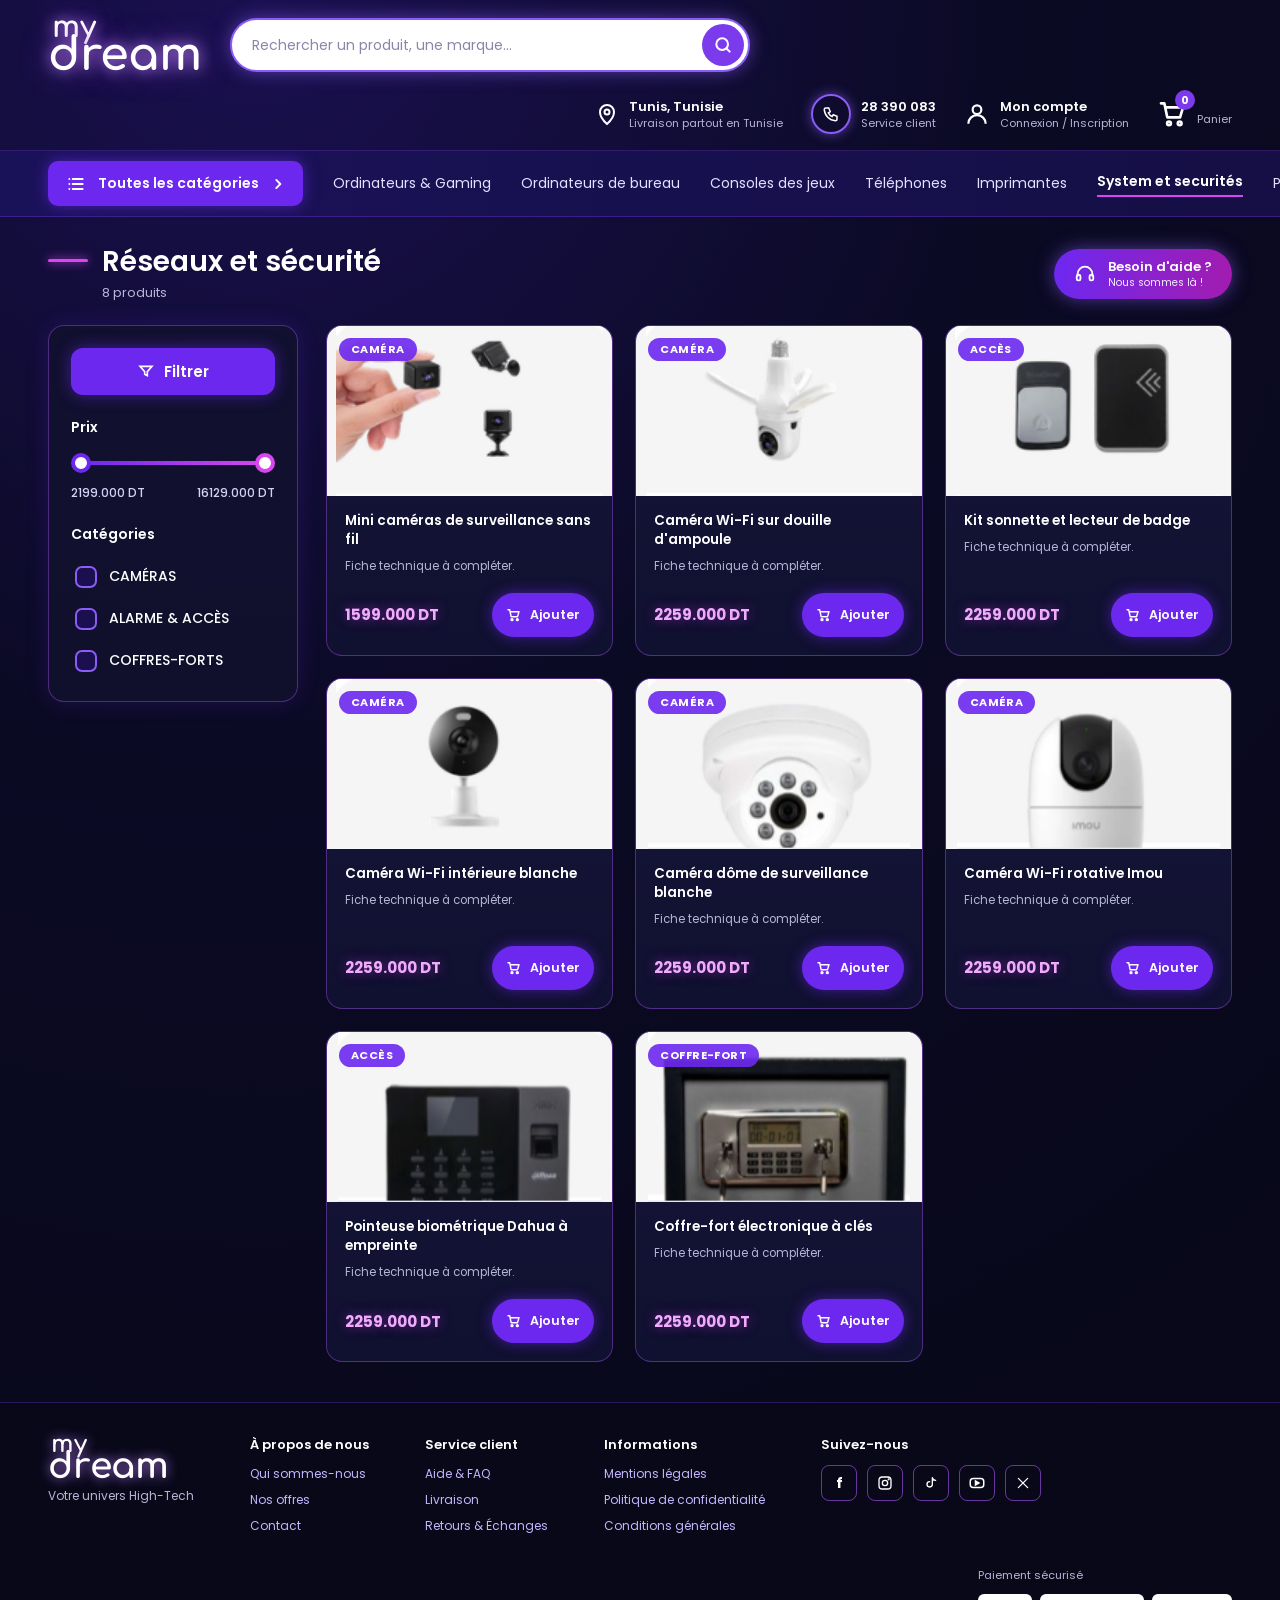
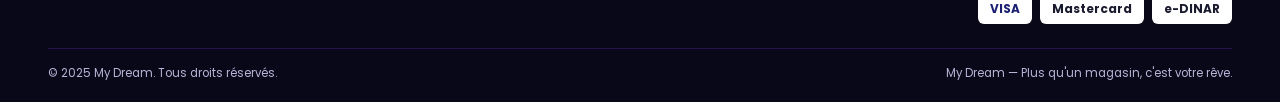
<file: security.html>
<!doctype html>
<html lang="fr">
<head>
  <meta charset="utf-8">
  <meta name="viewport" content="width=device-width, initial-scale=1">
  <title>My Dream — Réseaux et sécurité</title>
  <link rel="preconnect" href="https://fonts.googleapis.com">
  <link rel="preconnect" href="https://fonts.gstatic.com" crossorigin>
  <link href="https://fonts.googleapis.com/css2?family=Poppins:wght@400;500;600;700;800&family=Comfortaa:wght@600;700&family=Cairo:wght@700;800&family=Pacifico&display=swap" rel="stylesheet">
  <link rel="stylesheet" href="style.css">
</head>
<body>

<svg class="sprite" aria-hidden="true">
  <symbol id="i-chevron" viewBox="0 0 24 24"><path d="M9 5l7 7-7 7" fill="none" stroke="currentColor" stroke-width="3.2" stroke-linecap="round" stroke-linejoin="round"/></symbol>
  <symbol id="i-check" viewBox="0 0 24 24"><path d="M5 12l5 5 9-10" fill="none" stroke="currentColor" stroke-width="3.5" stroke-linecap="round" stroke-linejoin="round"/></symbol>
  <symbol id="i-cart" viewBox="0 0 24 24"><g fill="none" stroke="currentColor" stroke-width="2.2" stroke-linecap="round" stroke-linejoin="round"><path d="M3 4h2.5l2.2 10.5h9.6L19.5 7H6.5"/><circle cx="9" cy="19" r="1.4"/><circle cx="17" cy="19" r="1.4"/></g></symbol>
</svg>

<div class="page">

    <header class="site-header">
    <a class="logo" href="index.html" aria-label="My Dream, accueil">
      <span class="my">my</span>
      <span class="dream">dream</span>
    </a>

    <form class="search" role="search">
      <input type="text" aria-label="Rechercher un produit, une marque" placeholder="Rechercher un produit, une marque...">
      <button type="submit" aria-label="Rechercher">
        <svg width="20" height="20" viewBox="0 0 24 24" fill="none" stroke="#fff" stroke-width="2.4" stroke-linecap="round" aria-hidden="true"><circle cx="11" cy="11" r="7"/><path d="M20 20l-3.5-3.5"/></svg>
      </button>
    </form>

    <div class="header-info">
      <div class="info-item">
        <svg width="24" height="24" viewBox="0 0 24 24" fill="none" stroke="#fff" stroke-width="2" aria-hidden="true"><path d="M12 22s7-6.2 7-12a7 7 0 10-14 0c0 5.8 7 12 7 12z"/><circle cx="12" cy="10" r="2.5"/></svg>
        <div class="info-text"><strong>Tunis, Tunisie</strong><small>Livraison partout en Tunisie</small></div>
      </div>

      <div class="info-item">
        <div class="phone-icon">
          <svg width="18" height="18" viewBox="0 0 24 24" fill="none" stroke="#fff" stroke-width="2" aria-hidden="true"><path d="M5 4h4l2 5-2.5 1.5a11 11 0 005 5L15 13l5 2v4a2 2 0 01-2 2A16 16 0 013 6a2 2 0 012-2z"/></svg>
        </div>
        <div class="info-text"><strong>28 390 083</strong><small>Service client</small></div>
      </div>

      <a class="info-item" href="#">
        <svg width="26" height="26" viewBox="0 0 24 24" fill="none" stroke="#fff" stroke-width="2" aria-hidden="true"><circle cx="12" cy="8" r="4"/><path d="M4 21a8 8 0 0116 0"/></svg>
        <span class="info-text"><strong>Mon compte</strong><small>Connexion / Inscription</small></span>
      </a>

      <a class="cart info-item" href="#" aria-label="Panier">
        <svg width="32" height="32" viewBox="0 0 24 24" fill="none" stroke="#fff" stroke-width="2" stroke-linecap="round" stroke-linejoin="round" aria-hidden="true"><path d="M3 4h2.5l2.2 10.5h9.6L19.5 7H6.5"/><circle cx="9" cy="19" r="1.4"/><circle cx="17" cy="19" r="1.4"/></svg>
        <span class="cart-badge">0</span>
        <span class="cart-label">Panier</span>
      </a>
    </div>
  </header>

    <nav class="main-nav" aria-label="Catégories">
    <button class="all-cats" type="button">
      <svg width="20" height="20" viewBox="0 0 24 24" fill="none" stroke="#fff" stroke-width="2.2" stroke-linecap="round" aria-hidden="true"><path d="M8 6h12M8 12h12M8 18h12M4 6h.01M4 12h.01M4 18h.01"/></svg>
      Toutes les catégories
      <svg width="14" height="14" aria-hidden="true"><use href="#i-chevron" style="color:#fff"/></svg>
    </button>
    <a href="laptops.html">Ordinateurs &amp; Gaming</a>
    <a href="desktop.html">Ordinateurs de bureau</a>
    <a href="consoles.html">Consoles des jeux</a>
    <a href="phones.html">Téléphones</a>
    <a href="printers.html">Imprimantes</a>
    <a class="active" href="security.html" aria-current="page">System et securités</a>
    <a href="#">Promotions</a>
  </nav>

    <main class="main">

    <div class="page-head">
      <div class="section-title">
        <div class="bar"></div>
        <div>
          <h1>Réseaux et sécurité</h1>
          <p>8 produits</p>
        </div>
      </div>
      <div class="help-pill">
        <svg width="22" height="22" viewBox="0 0 24 24" fill="none" stroke="#fff" stroke-width="2" stroke-linecap="round" aria-hidden="true"><path d="M4 14v-2a8 8 0 0116 0v2"/><rect x="3" y="13" width="4" height="6" rx="1.5"/><rect x="17" y="13" width="4" height="6" rx="1.5"/></svg>
        <span><b>Besoin d'aide ?</b><small>Nous sommes là !</small></span>
      </div>
    </div>
    <form class="layout">

      <aside class="filters" aria-label="Filtres">
        <button class="filter-btn" type="reset" title="Réinitialiser les filtres">
          <svg width="16" height="16" viewBox="0 0 24 24" fill="none" stroke="#fff" stroke-width="2.4" stroke-linecap="round" aria-hidden="true"><path d="M3 5h18l-7 8v6l-4-2v-4z"/></svg>
          Filtrer
        </button>

        <div>
          <h2>Prix</h2>
          <div class="slider" aria-hidden="true">
            <div class="track"></div>
            <div class="thumb left"></div>
            <div class="thumb right"></div>
          </div>
          <div class="price-range"><span>2199.000 DT</span><span>16129.000 DT</span></div>
        </div>

        <div>
          <h2>Catégories</h2>
          <div class="brand-list">
          <label class="brand-option">
            <input type="checkbox" id="brand-cameras" name="brand" value="CAMERAS">
            <span class="box"><svg width="14" height="14" aria-hidden="true"><use href="#i-check" style="color:#fff"/></svg></span>
            CAMÉRAS
          </label>
          <label class="brand-option">
            <input type="checkbox" id="brand-acces" name="brand" value="ACCES">
            <span class="box"><svg width="14" height="14" aria-hidden="true"><use href="#i-check" style="color:#fff"/></svg></span>
            ALARME &amp; ACCÈS
          </label>
          <label class="brand-option">
            <input type="checkbox" id="brand-coffres" name="brand" value="COFFRES">
            <span class="box"><svg width="14" height="14" aria-hidden="true"><use href="#i-check" style="color:#fff"/></svg></span>
            COFFRES-FORTS
          </label>
          </div>
        </div>
      </aside>

      <section class="products" aria-label="Produits">
        <article class="product" data-brand="CAMERAS">
          <div class="product-art">
            <span class="badge">CAMÉRA</span>
            <img src="images/security-1.png" alt="Mini caméras de surveillance sans fil">
          </div>
          <div class="product-body">
            <a class="product-title" href="#">Mini caméras de surveillance sans fil</a>
            <p class="product-desc">Fiche technique à compléter.</p>
            <div class="product-foot">
              <span class="price-tag">1599.000 DT</span>
              <button class="add-btn" type="button">
                <svg width="16" height="16" aria-hidden="true"><use href="#i-cart" style="color:#fff"/></svg>
                Ajouter
              </button>
            </div>
          </div>
        </article>
        <article class="product" data-brand="CAMERAS">
          <div class="product-art">
            <span class="badge">CAMÉRA</span>
            <img src="images/security-2.png" alt="Caméra Wi-Fi sur douille d'ampoule">
          </div>
          <div class="product-body">
            <a class="product-title" href="#">Caméra Wi-Fi sur douille d'ampoule</a>
            <p class="product-desc">Fiche technique à compléter.</p>
            <div class="product-foot">
              <span class="price-tag">2259.000 DT</span>
              <button class="add-btn" type="button">
                <svg width="16" height="16" aria-hidden="true"><use href="#i-cart" style="color:#fff"/></svg>
                Ajouter
              </button>
            </div>
          </div>
        </article>
        <article class="product" data-brand="ACCES">
          <div class="product-art">
            <span class="badge">ACCÈS</span>
            <img src="images/security-3.png" alt="Kit sonnette et lecteur de badge">
          </div>
          <div class="product-body">
            <a class="product-title" href="#">Kit sonnette et lecteur de badge</a>
            <p class="product-desc">Fiche technique à compléter.</p>
            <div class="product-foot">
              <span class="price-tag">2259.000 DT</span>
              <button class="add-btn" type="button">
                <svg width="16" height="16" aria-hidden="true"><use href="#i-cart" style="color:#fff"/></svg>
                Ajouter
              </button>
            </div>
          </div>
        </article>
        <article class="product" data-brand="CAMERAS">
          <div class="product-art">
            <span class="badge">CAMÉRA</span>
            <img src="images/security-4.png" alt="Caméra Wi-Fi intérieure blanche">
          </div>
          <div class="product-body">
            <a class="product-title" href="#">Caméra Wi-Fi intérieure blanche</a>
            <p class="product-desc">Fiche technique à compléter.</p>
            <div class="product-foot">
              <span class="price-tag">2259.000 DT</span>
              <button class="add-btn" type="button">
                <svg width="16" height="16" aria-hidden="true"><use href="#i-cart" style="color:#fff"/></svg>
                Ajouter
              </button>
            </div>
          </div>
        </article>
        <article class="product" data-brand="CAMERAS">
          <div class="product-art">
            <span class="badge">CAMÉRA</span>
            <img src="images/security-5.png" alt="Caméra dôme de surveillance blanche">
          </div>
          <div class="product-body">
            <a class="product-title" href="#">Caméra dôme de surveillance blanche</a>
            <p class="product-desc">Fiche technique à compléter.</p>
            <div class="product-foot">
              <span class="price-tag">2259.000 DT</span>
              <button class="add-btn" type="button">
                <svg width="16" height="16" aria-hidden="true"><use href="#i-cart" style="color:#fff"/></svg>
                Ajouter
              </button>
            </div>
          </div>
        </article>
        <article class="product" data-brand="CAMERAS">
          <div class="product-art">
            <span class="badge">CAMÉRA</span>
            <img src="images/security-6.png" alt="Caméra Wi-Fi rotative Imou">
          </div>
          <div class="product-body">
            <a class="product-title" href="#">Caméra Wi-Fi rotative Imou</a>
            <p class="product-desc">Fiche technique à compléter.</p>
            <div class="product-foot">
              <span class="price-tag">2259.000 DT</span>
              <button class="add-btn" type="button">
                <svg width="16" height="16" aria-hidden="true"><use href="#i-cart" style="color:#fff"/></svg>
                Ajouter
              </button>
            </div>
          </div>
        </article>
        <article class="product" data-brand="ACCES">
          <div class="product-art">
            <span class="badge">ACCÈS</span>
            <img src="images/security-7.png" alt="Pointeuse biométrique Dahua à empreinte">
          </div>
          <div class="product-body">
            <a class="product-title" href="#">Pointeuse biométrique Dahua à empreinte</a>
            <p class="product-desc">Fiche technique à compléter.</p>
            <div class="product-foot">
              <span class="price-tag">2259.000 DT</span>
              <button class="add-btn" type="button">
                <svg width="16" height="16" aria-hidden="true"><use href="#i-cart" style="color:#fff"/></svg>
                Ajouter
              </button>
            </div>
          </div>
        </article>
        <article class="product" data-brand="COFFRES">
          <div class="product-art">
            <span class="badge">COFFRE-FORT</span>
            <img src="images/security-8.png" alt="Coffre-fort électronique à clés">
          </div>
          <div class="product-body">
            <a class="product-title" href="#">Coffre-fort électronique à clés</a>
            <p class="product-desc">Fiche technique à compléter.</p>
            <div class="product-foot">
              <span class="price-tag">2259.000 DT</span>
              <button class="add-btn" type="button">
                <svg width="16" height="16" aria-hidden="true"><use href="#i-cart" style="color:#fff"/></svg>
                Ajouter
              </button>
            </div>
          </div>
        </article>
      </section>

    </form>
  </main>

    <footer class="site-footer">
    <div class="footer-cols">
      <div class="footer-brand">
        <div class="logo"><span class="my">my</span><span class="dream">dream</span></div>
        <small>Votre univers High-Tech</small>
      </div>

      <div class="footer-col">
        <h3>À propos de nous</h3>
        <a href="#">Qui sommes-nous</a><a href="#">Nos offres</a><a href="#">Contact</a>
      </div>
      <div class="footer-col">
        <h3>Service client</h3>
        <a href="#">Aide &amp; FAQ</a><a href="#">Livraison</a><a href="#">Retours &amp; Échanges</a>
      </div>
      <div class="footer-col">
        <h3>Informations</h3>
        <a href="#">Mentions légales</a><a href="#">Politique de confidentialité</a><a href="#">Conditions générales</a>
      </div>

      <div class="footer-col">
        <h3>Suivez-nous</h3>
        <div class="socials">
          <a class="social-link" href="#" aria-label="Facebook">f</a>
          <a class="social-link" href="#" aria-label="Instagram"><svg width="16" height="16" viewBox="0 0 24 24" fill="none" stroke="#fff" stroke-width="2" aria-hidden="true"><rect x="3" y="3" width="18" height="18" rx="5"/><circle cx="12" cy="12" r="4"/><circle cx="17.5" cy="6.5" r=".6" fill="#fff"/></svg></a>
          <a class="social-link" href="#" aria-label="TikTok"><svg width="16" height="16" viewBox="0 0 24 24" fill="none" stroke="#fff" stroke-width="2" stroke-linecap="round" aria-hidden="true"><path d="M14 4v10a4 4 0 11-4-4M14 4c.5 2.5 2 4 5 4"/></svg></a>
          <a class="social-link" href="#" aria-label="YouTube"><svg width="18" height="18" viewBox="0 0 24 24" fill="none" stroke="#fff" stroke-width="2" aria-hidden="true"><rect x="3" y="6" width="18" height="12" rx="4"/><path d="M10 9.5v5l4.5-2.5z" fill="#fff"/></svg></a>
          <a class="social-link" href="#" aria-label="X"><svg width="14" height="14" viewBox="0 0 24 24" fill="none" stroke="#fff" stroke-width="2.2" stroke-linecap="round" aria-hidden="true"><path d="M4 4l16 16M20 4L4 20"/></svg></a>
        </div>
      </div>

      <div class="payments">
        <small>Paiement sécurisé</small>
        <div><span class="pay visa">VISA</span><span class="pay">Mastercard</span><span class="pay">e-DINAR</span></div>
      </div>
    </div>

    <div class="copyright">
      <span>© 2025 My Dream. Tous droits réservés.</span>
      <span>My Dream — Plus qu'un magasin, c'est votre rêve.</span>
    </div>
  </footer>

</div>
</body>
</html>
</file>
<file: style.css>
*,
*::before,
*::after { box-sizing: border-box; }

body {
  margin: 0;
  background: #070716;
}

a { color: #c4b5fd; text-decoration: none; }
a:hover { color: #f0abfc; }

button { font-family: inherit; cursor: pointer; }
input::placeholder { color: #8a86a8; }

button:focus-visible,
a:focus-visible,
input:focus-visible { outline: 2px solid #f0abfc; outline-offset: 2px; }

.sprite { position: absolute; width: 0; height: 0; overflow: hidden; }

.page {
  position: relative;
  min-height: 100vh;
  display: flex;
  flex-direction: column;
  background: radial-gradient(circle at 20% 0%, #1a1050 0%, #0b0a24 38%, #070716 100%);
  color: #ffffff;
  font-family: 'Poppins', system-ui, sans-serif;
}

.site-header {
  display: flex;
  flex-wrap: wrap;
  align-items: center;
  gap: 20px 28px;
  padding: 16px 48px;
  border-bottom: 1px solid rgba(124, 58, 237, .3);
}

.logo {
  display: flex;
  flex-direction: column;
  line-height: .82;
  color: #ffffff;
  font-family: 'Comfortaa', sans-serif;
  font-weight: 700;
  text-shadow: 0 0 14px rgba(192, 132, 252, .95), 0 0 30px rgba(168, 85, 247, .7);
}
.logo:hover { color: #ffffff; }
.logo .my    { font-size: 30px; margin-left: 4px; }
.logo .dream { font-size: 46px; margin-top: -4px; }

.search {
  flex: 1 1 300px;
  max-width: 520px;
  display: flex;
  align-items: center;
  background: #ffffff;
  border: 2px solid #8b5cf6;
  border-radius: 999px;
  padding: 4px 4px 4px 20px;
  box-shadow: 0 0 18px rgba(139, 92, 246, .55);
}
.search input {
  flex: 1;
  min-width: 0;
  border: 0;
  outline: 0;
  background: transparent;
  font-family: inherit;
  font-size: 14px;
  color: #1b1b30;
  padding: 8px 0;
}
.search button {
  width: 42px;
  height: 42px;
  border: 0;
  border-radius: 50%;
  background: #7c3aed;
  display: flex;
  align-items: center;
  justify-content: center;
}

.header-info {
  margin-left: auto;
  display: flex;
  flex-wrap: wrap;
  align-items: center;
  gap: 20px 28px;
}
.info-item {
  display: flex;
  align-items: center;
  gap: 10px;
  color: #ffffff;
}
.info-item:hover { color: #ffffff; }
.info-text { line-height: 1.35; }
.info-text strong { display: block; font-size: 13px; font-weight: 600; }
.info-text small  { display: block; font-size: 11px; color: #b8b4d6; }
.phone-icon {
  width: 40px;
  height: 40px;
  border: 2px solid #8b5cf6;
  border-radius: 50%;
  display: flex;
  align-items: center;
  justify-content: center;
  box-shadow: 0 0 12px rgba(139, 92, 246, .6);
}

.cart {
  position: relative;
  display: flex;
  align-items: center;
  gap: 8px;
}
.cart-badge {
  position: absolute;
  top: -8px;
  left: 18px;
  min-width: 20px;
  height: 20px;
  padding: 0 5px;
  border-radius: 10px;
  background: #7c3aed;
  font-size: 11px;
  font-weight: 700;
  display: flex;
  align-items: center;
  justify-content: center;
}
.cart-label { margin-top: 10px; font-size: 11px; color: #b8b4d6; }

.main-nav {
  display: flex;
  align-items: center;
  gap: 30px;
  padding: 10px 48px;
  overflow-x: auto;
  background: linear-gradient(90deg, #1a1259, #150f45);
  border-bottom: 1px solid rgba(124, 58, 237, .35);
}
.main-nav a {
  flex: none;
  font-size: 14px;
  color: #e4e0ff;
  transition: color .15s;
}
.main-nav a:hover { color: #f0abfc; }
.main-nav a.active {
  color: #ffffff;
  font-weight: 600;
  padding-bottom: 3px;
  border-bottom: 2px solid #d946ef;
}
.all-cats {
  flex: none;
  display: flex;
  align-items: center;
  gap: 12px;
  padding: 12px 18px;
  border: 0;
  border-radius: 10px;
  background: #6d28f0;
  color: #ffffff;
  font-size: 14px;
  font-weight: 600;
  box-shadow: 0 0 16px rgba(109, 40, 240, .6);
}

.main {
  flex: 1;
  padding: 28px 48px 40px;
  display: flex;
  flex-direction: column;
  gap: 22px;
}

.section-title { display: flex; align-items: flex-start; gap: 14px; }
.section-title .bar {
  width: 40px;
  height: 3px;
  margin-top: 14px;
  border-radius: 2px;
  background: #d946ef;
  box-shadow: 0 0 10px #d946ef;
}
.section-title h1,
.section-title h2 { margin: 0; font-weight: 600; line-height: 1.2; }
.section-title h1 { font-size: 28px; }
.section-title h2 { font-size: 24px; }
.section-title p  { margin: 4px 0 0; font-size: 13px; color: #b8b4d6; }

.btn {
  display: inline-flex;
  align-items: center;
  gap: 10px;
  min-height: 44px;
  padding: 10px 24px;
  border: 0;
  border-radius: 999px;
  background: #6d28f0;
  color: #ffffff;
  font-size: 14px;
  font-weight: 600;
  box-shadow: 0 0 18px rgba(109, 40, 240, .7);
  transition: filter .15s;
}
.btn:hover { color: #ffffff; filter: brightness(1.2); }

.help-pill {
  display: flex;
  align-items: center;
  gap: 12px;
  padding: 10px 20px;
  border-radius: 999px;
  background: linear-gradient(90deg, #6d28f0, #a21caf);
  box-shadow: 0 0 18px rgba(139, 92, 246, .55);
}
.help-pill span  { display: block; line-height: 1.25; }
.help-pill b     { display: block; font-size: 13px; font-weight: 600; }
.help-pill small { display: block; font-size: 10.5px; color: #f1e8ff; }
.help-pill--float { position: fixed; right: 24px; bottom: 24px; z-index: 10; }

.site-footer {
  padding: 32px 48px 20px;
  background: #080819;
  border-top: 1px solid rgba(124, 58, 237, .3);
}
.footer-cols {
  display: flex;
  flex-wrap: wrap;
  align-items: flex-start;
  gap: 32px 56px;
}
.footer-brand { display: flex; flex-direction: column; gap: 6px; }
.footer-brand .logo { text-shadow: 0 0 12px rgba(192, 132, 252, .9); }
.footer-brand .my    { font-size: 24px; margin-left: 3px; }
.footer-brand .dream { font-size: 36px; margin-top: -3px; }
.footer-brand small  { font-size: 12px; color: #b8b4d6; }

.footer-col { display: flex; flex-direction: column; gap: 8px; font-size: 12px; }
.footer-col h3 { margin: 0 0 2px; font-size: 13px; font-weight: 600; }

.socials { display: flex; gap: 10px; }
.social-link {
  width: 36px;
  height: 36px;
  border: 1px solid rgba(168, 85, 247, .6);
  border-radius: 8px;
  display: flex;
  align-items: center;
  justify-content: center;
  color: #ffffff;
  font-size: 14px;
  font-weight: 700;
}
.social-link:hover { color: #ffffff; border-color: #e879f9; }

.payments { margin-left: auto; display: flex; flex-direction: column; gap: 10px; }
.payments small { font-size: 11px; color: #b8b4d6; }
.payments div { display: flex; gap: 8px; }
.pay {
  padding: 6px 12px;
  border-radius: 6px;
  background: #ffffff;
  color: #1b1b30;
  font-size: 12px;
  font-weight: 700;
}
.pay.visa { color: #1a1f71; }

.copyright {
  margin-top: 24px;
  padding-top: 16px;
  border-top: 1px solid rgba(124, 58, 237, .25);
  display: flex;
  flex-wrap: wrap;
  justify-content: space-between;
  gap: 8px;
  font-size: 11.5px;
  color: #b8b4d6;
}

.hero {
  position: relative;
  display: flex;
  flex-wrap: wrap;
  align-items: center;
  gap: 24px 20px;
  padding: 34px 80px;
  overflow: hidden;
  border: 1px solid rgba(168, 85, 247, .55);
  border-radius: 18px;
  background:
    radial-gradient(circle at 48% 70%, rgba(124, 58, 237, .65), rgba(14, 10, 46, .95) 55%),
    linear-gradient(135deg, #120c3a, #0b0a24);
  box-shadow: 0 0 30px rgba(109, 40, 240, .3);
}
.hero-arrow {
  position: absolute;
  top: 50%;
  margin-top: -22px;
  width: 44px;
  height: 44px;
  border: 1px solid rgba(168, 85, 247, .7);
  border-radius: 50%;
  background: #0b0a24;
  display: flex;
  align-items: center;
  justify-content: center;
}
.hero-arrow.prev { left: 16px; }
.hero-arrow.next { right: 16px; }

.hero-text { flex: 1 1 360px; display: flex; flex-direction: column; gap: 6px; }
.hero-brand { font-size: 15px; font-weight: 700; letter-spacing: .3em; color: #e4e0ff; }
.hero-title {
  display: flex;
  flex-wrap: wrap;
  align-items: baseline;
  gap: 12px;
  font-size: 44px;
  font-weight: 800;
  line-height: 1.1;
}
.hero-title .ar { font-family: 'Cairo', sans-serif; }
.hero-gifts { display: flex; flex-wrap: wrap; align-items: center; gap: 12px; }
.hero-gifts strong { font-size: 24px; font-weight: 700; }
.hero-gifts em {
  font-family: 'Pacifico', cursive;
  font-size: 40px;
  font-style: normal;
  color: #f0abfc;
  text-shadow: 0 0 18px rgba(217, 70, 239, .8);
}
.hero-text h3 { margin: 6px 0 0; font-size: 17px; font-weight: 600; }
.hero-text h3 + p { margin: 0; font-size: 12.5px; color: #d6d1f5; }
.hero-text h3.second { margin-top: 4px; }
.hero-text .btn { margin-top: 14px; align-self: flex-start; padding: 12px 22px; }

.hero-art { flex: 1 1 360px; display: flex; justify-content: center; }
.hero-art img {
  width: 500px;
  max-width: 100%;
  height: auto;
  -webkit-mask-image: linear-gradient(90deg, transparent, #000 6%, #000 94%, transparent), linear-gradient(180deg, transparent, #000 12%, #000 88%, transparent);
  -webkit-mask-composite: source-in;
          mask-image: linear-gradient(90deg, transparent, #000 6%, #000 94%, transparent), linear-gradient(180deg, transparent, #000 12%, #000 88%, transparent);
          mask-composite: intersect;
}

.gifts {
  flex: 0 1 270px;
  display: flex;
  flex-direction: column;
  align-items: center;
  gap: 14px;
}
.gifts > p { margin: 0; font-size: 14px; font-weight: 600; color: #f0abfc; }
.gift-row { display: flex; align-items: flex-start; gap: 8px; }
.gift-row .plus { margin-top: 14px; font-size: 22px; font-weight: 700; }
.gift {
  display: flex;
  flex-direction: column;
  align-items: center;
  gap: 6px;
  width: 76px;
  text-align: center;
  font-size: 11px;
  line-height: 1.3;
  color: #e4e0ff;
}
.gift.wide { width: 84px; }
.gift.small { width: 70px; }
.gift-icon {
  width: 60px;
  height: 60px;
  border: 1.5px solid #a855f7;
  border-radius: 14px;
  background: rgba(20, 16, 60, .8);
  display: flex;
  align-items: center;
  justify-content: center;
  box-shadow: 0 0 14px rgba(168, 85, 247, .5);
}

.hero-dots {
  position: absolute;
  left: 0;
  right: 0;
  bottom: 12px;
  display: flex;
  justify-content: center;
  gap: 10px;
}
.hero-dots span { width: 10px; height: 10px; border-radius: 50%; background: #6d5fb0; }
.hero-dots span.on { background: #ffffff; }

.gaming {
  position: relative;
  display: flex;
  flex-wrap: wrap;
  align-items: center;
  gap: 16px 28px;
  padding: 20px 48px;
  overflow: hidden;
  border: 1px solid rgba(168, 85, 247, .55);
  border-radius: 18px;
  background: linear-gradient(115deg, #0d0a30 0%, #1b0f57 50%, #0d0a30 100%);
  box-shadow: 0 0 30px rgba(109, 40, 240, .25);
}
.gaming::before {
  content: '';
  position: absolute;
  inset: 0;
  pointer-events: none;
  background: repeating-linear-gradient(115deg, rgba(168, 85, 247, 0) 0 60px, rgba(168, 85, 247, .12) 60px 63px);
}
.gaming > * { position: relative; }
.gaming-pad { flex: none; filter: drop-shadow(0 0 8px #a855f7); }
.gaming-text { flex: 1 1 320px; display: flex; flex-direction: column; gap: 6px; }
.gaming-title { font-size: 42px; font-weight: 800; line-height: 1; letter-spacing: .01em; }
.gaming-title span { color: #e879f9; text-shadow: 0 0 18px rgba(217, 70, 239, .7); }
.gaming-text p { margin: 0; font-size: 17px; font-weight: 500; color: #e4e0ff; }
.gaming-text .btn { margin-top: 6px; align-self: flex-start; }
.gaming-art {
  flex: 0 1 460px;
  width: 460px;
  max-width: 100%;
  height: auto;
  -webkit-mask-image: linear-gradient(90deg, transparent, #000 5%, #000 95%, transparent), linear-gradient(180deg, transparent, #000 18%, #000 82%, transparent);
  -webkit-mask-composite: source-in;
          mask-image: linear-gradient(90deg, transparent, #000 5%, #000 95%, transparent), linear-gradient(180deg, transparent, #000 18%, #000 82%, transparent);
          mask-composite: intersect;
}
.gaming-discount { display: flex; flex-direction: column; align-items: flex-end; line-height: 1; }
.gaming-discount span { font-size: 20px; font-weight: 600; }
.gaming-discount b {
  font-size: 72px;
  font-weight: 800;
  letter-spacing: -.02em;
  color: #e879f9;
  text-shadow: 0 0 22px rgba(217, 70, 239, .8);
}

.categories { display: flex; flex-direction: column; gap: 16px; margin-top: 6px; }
.categories-head { display: flex; flex-wrap: wrap; align-items: flex-end; gap: 10px 16px; }
.see-all {
  margin-left: auto;
  display: flex;
  align-items: center;
  gap: 8px;
  font-size: 13.5px;
  font-weight: 500;
  color: #e879f9;
}
.cat-grid {
  display: grid;
  grid-template-columns: repeat(auto-fill, minmax(172px, 1fr));
  gap: 16px;
}
.cat-card {
  display: flex;
  flex-direction: column;
  overflow: hidden;
  border: 1px solid rgba(168, 85, 247, .4);
  border-radius: 14px;
  background: linear-gradient(180deg, #17163a, #101030);
  color: #ffffff;
  transition: box-shadow .2s, transform .2s, border-color .2s;
}
.cat-card:hover {
  color: #ffffff;
  border-color: #a855f7;
  box-shadow: 0 0 26px rgba(168, 85, 247, .5);
  transform: translateY(-3px);
}
.cat-art {
  background: #080820;
  line-height: 0;
}
.cat-art img { display: block; width: 100%; height: auto; }
.cat-label {
  display: flex;
  align-items: center;
  justify-content: space-between;
  gap: 6px;
  padding: 10px 12px 12px;
  font-size: 13px;
  font-weight: 500;
  line-height: 1.3;
}
.cat-go {
  flex: none;
  width: 28px;
  height: 28px;
  border-radius: 50%;
  background: #6d28f0;
  display: flex;
  align-items: center;
  justify-content: center;
}

.page-head { display: flex; flex-wrap: wrap; align-items: center; gap: 16px; }
.page-head .help-pill { margin-left: auto; }

.tabs { display: flex; flex-wrap: wrap; gap: 12px; }
.tab {
  padding: 10px 22px;
  border: 1px solid rgba(168, 85, 247, .5);
  border-radius: 999px;
  background: rgba(18, 18, 46, .85);
  font-size: 14px;
  font-weight: 500;
  color: #e4e0ff;
  transition: box-shadow .2s, border-color .2s;
}
.tab:hover { color: #ffffff; border-color: #a855f7; box-shadow: 0 0 16px rgba(168, 85, 247, .45); }
.tab.active {
  border-color: transparent;
  background: #6d28f0;
  color: #ffffff;
  font-weight: 600;
  box-shadow: 0 0 16px rgba(109, 40, 240, .6);
}

.layout { display: flex; flex-wrap: wrap; align-items: flex-start; gap: 28px; }

.filters {
  flex: 0 0 250px;
  max-width: 100%;
  display: flex;
  flex-direction: column;
  gap: 22px;
  padding: 22px;
  border: 1px solid rgba(168, 85, 247, .4);
  border-radius: 16px;
  background: rgba(18, 18, 46, .85);
  box-shadow: 0 0 22px rgba(109, 40, 240, .18);
}
.filters h2 { margin: 0 0 14px; font-size: 14px; font-weight: 600; }
.filter-btn {
  width: 100%;
  display: flex;
  align-items: center;
  justify-content: center;
  gap: 10px;
  padding: 12px;
  border: 0;
  border-radius: 12px;
  background: #6d28f0;
  color: #ffffff;
  font-size: 15px;
  font-weight: 600;
  box-shadow: 0 0 16px rgba(109, 40, 240, .55);
}

.slider { position: relative; height: 22px; }
.slider .track {
  position: absolute;
  left: 10px;
  right: 10px;
  top: 9px;
  height: 4px;
  border-radius: 2px;
  background: linear-gradient(90deg, #6d28f0, #d946ef);
}
.slider .thumb {
  position: absolute;
  top: 1px;
  width: 20px;
  height: 20px;
  border-radius: 50%;
  background: #ffffff;
  border: 4px solid #6d28f0;
}
.slider .thumb.left  { left: 0; }
.slider .thumb.right { right: 0; border-color: #d946ef; }
.price-range {
  display: flex;
  justify-content: space-between;
  margin-top: 10px;
  font-size: 12px;
  font-weight: 500;
  color: #d6d1f5;
}

.brand-list { display: flex; flex-direction: column; gap: 6px; }
.brand-option {
  display: flex;
  align-items: center;
  gap: 12px;
  min-height: 36px;
  padding: 6px 4px;
  font-size: 14px;
  font-weight: 500;
  cursor: pointer;
}
.brand-option input {            position: absolute;
  opacity: 0;
  pointer-events: none;
}
.brand-option .box {
  flex: none;
  width: 22px;
  height: 22px;
  border: 2px solid #8b5cf6;
  border-radius: 7px;
  background: #1a1050;
  display: flex;
  align-items: center;
  justify-content: center;
}
.brand-option .box svg { display: none; }
.brand-option input:checked + .box { background: #6d28f0; }
.brand-option input:checked + .box svg { display: block; }
.brand-option input:focus-visible + .box { outline: 2px solid #f0abfc; outline-offset: 2px; }

.products {
  flex: 999 1 560px;
  min-width: 0;
  display: grid;
  grid-template-columns: repeat(auto-fill, minmax(240px, 1fr));
  gap: 22px;
}
.product {
  display: flex;
  flex-direction: column;
  overflow: hidden;
  border: 1px solid rgba(168, 85, 247, .4);
  border-radius: 16px;
  background: linear-gradient(180deg, #17163a, #101030);
  transition: box-shadow .2s, transform .2s, border-color .2s;
}
.product:hover {
  border-color: #a855f7;
  box-shadow: 0 0 28px rgba(168, 85, 247, .45);
  transform: translateY(-3px);
}
.product-art {
  position: relative;
  height: 170px;
  background: #f5f5f5;
}
.product-art img {
  display: block;
  width: 100%;
  height: 100%;
  object-fit: contain;
}
.badge {
  position: absolute;
  top: 12px;
  left: 12px;
  padding: 3px 12px;
  border-radius: 999px;
  background: rgba(109, 40, 240, .9);
  font-size: 11px;
  font-weight: 700;
  letter-spacing: .04em;
}
.product-body { flex: 1; display: flex; flex-direction: column; gap: 8px; padding: 16px 18px 18px; }
.product-title {
  font-size: 13.5px;
  font-weight: 600;
  line-height: 1.4;
  color: #ffffff;
  display: -webkit-box;
  -webkit-line-clamp: 2;
  -webkit-box-orient: vertical;
  overflow: hidden;
}
.product-desc {
  margin: 0;
  font-size: 11.5px;
  line-height: 1.5;
  color: #b8b4d6;
  display: -webkit-box;
  -webkit-line-clamp: 3;
  -webkit-box-orient: vertical;
  overflow: hidden;
}
.product-foot {
  margin-top: auto;
  padding-top: 10px;
  display: flex;
  flex-wrap: wrap;
  align-items: center;
  justify-content: space-between;
  gap: 10px;
}
.price-tag {
  font-size: 15px;
  font-weight: 700;
  white-space: nowrap;
  color: #f0abfc;
  text-shadow: 0 0 12px rgba(217, 70, 239, .5);
}
.add-btn {
  display: flex;
  align-items: center;
  gap: 8px;
  min-height: 44px;
  padding: 10px 14px;
  border: 0;
  border-radius: 999px;
  background: #6d28f0;
  color: #ffffff;
  font-size: 12.5px;
  font-weight: 600;
  box-shadow: 0 0 14px rgba(109, 40, 240, .55);
  transition: filter .15s;
}
.add-btn:hover { filter: brightness(1.2); }

.layout:has(.brand-option input:checked) .product { display: none; }
.layout:has(#brand-hp:checked)     .product[data-brand="HP"],
.layout:has(#brand-asus:checked)   .product[data-brand="ASUS"],
.layout:has(#brand-dell:checked)   .product[data-brand="DELL"],
.layout:has(#brand-gigabyte:checked) .product[data-brand="GIGABYTE"],
.layout:has(#brand-lenovo:checked) .product[data-brand="LENOVO"],
.layout:has(#brand-msi:checked)    .product[data-brand="MSI"],
.layout:has(#brand-mydream:checked) .product[data-brand="MYDREAM"],
.layout:has(#brand-aqirys:checked) .product[data-brand="AQIRYS"],
.layout:has(#brand-autres:checked) .product[data-brand="AUTRES"],
.layout:has(#brand-samsung:checked) .product[data-brand="SAMSUNG"],
.layout:has(#brand-iphone:checked) .product[data-brand="IPHONE"],
.layout:has(#brand-xiaomi:checked) .product[data-brand="XIAOMI"],
.layout:has(#brand-honor:checked) .product[data-brand="HONOR"],
.layout:has(#brand-cameras:checked) .product[data-brand="CAMERAS"],
.layout:has(#brand-acces:checked) .product[data-brand="ACCES"],
.layout:has(#brand-coffres:checked) .product[data-brand="COFFRES"],
.layout:has(#brand-epson:checked) .product[data-brand="EPSON"],
.layout:has(#brand-gg:checked) .product[data-brand="GG"],
.layout:has(#brand-xbox:checked) .product[data-brand="XBOX"],
.layout:has(#brand-playstation:checked) .product[data-brand="PLAYSTATION"],
.layout:has(#brand-switch:checked) .product[data-brand="SWITCH"],
.layout:has(#brand-gamebox:checked) .product[data-brand="GAMEBOX"] { display: flex; }

.empty {
  display: none;
  grid-column: 1 / -1;
  padding: 48px 24px;
  border: 1px dashed rgba(168, 85, 247, .5);
  border-radius: 16px;
  background: rgba(18, 18, 46, .85);
  text-align: center;
  font-size: 15px;
  color: #d6d1f5;
}
.layout:has(.brand-option input:checked):not(:has(#brand-hp:checked)):not(:has(#brand-asus:checked)):not(:has(#brand-lenovo:checked)) .empty { display: block; }

@media (max-width: 720px) {
  .site-header,
  .main-nav,
  .main,
  .site-footer { padding-left: 20px; padding-right: 20px; }
  .header-info { margin-left: 0; }
  .hero { padding: 28px 24px 44px; }
  .hero-arrow { display: none; }
  .hero-title { font-size: 34px; }
  .gaming { padding: 20px; }
  .gaming-title { font-size: 32px; }
  .gaming-discount b { font-size: 56px; }
  .payments { margin-left: 0; }
}
</file>
